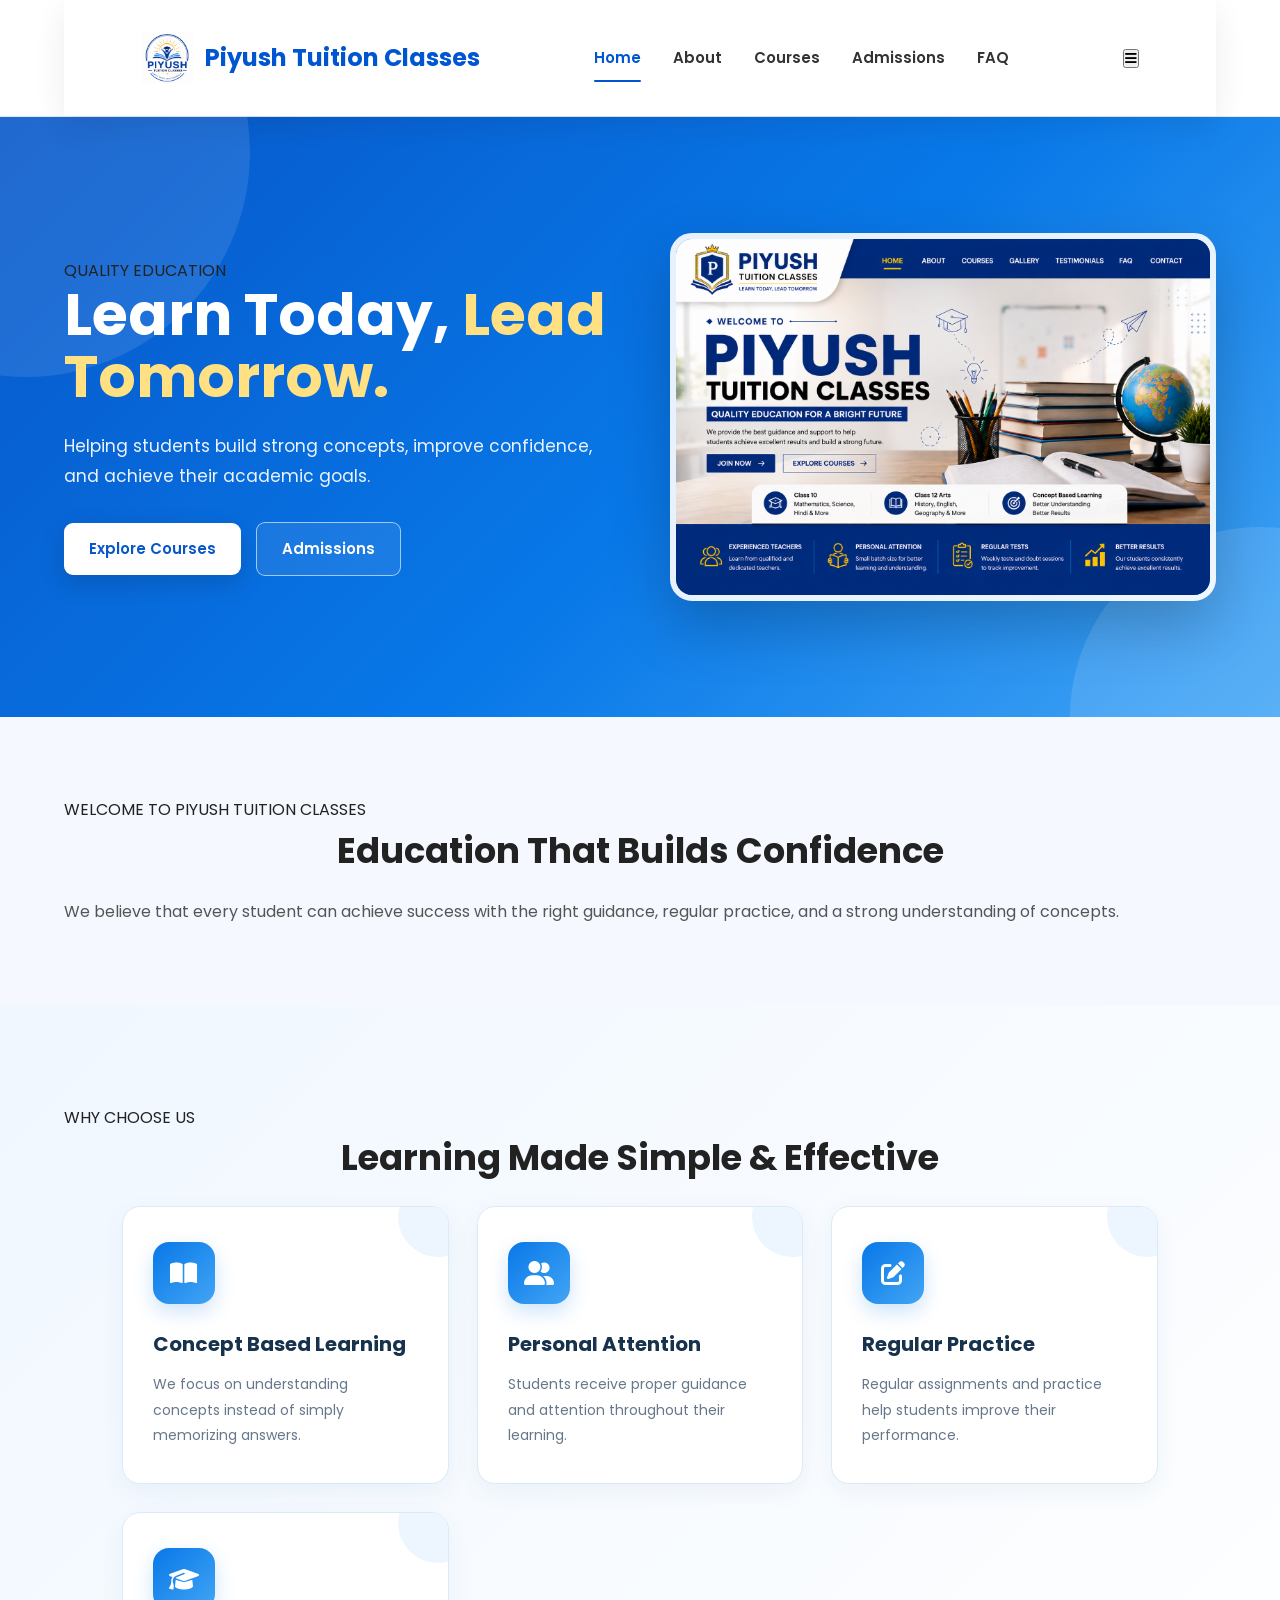
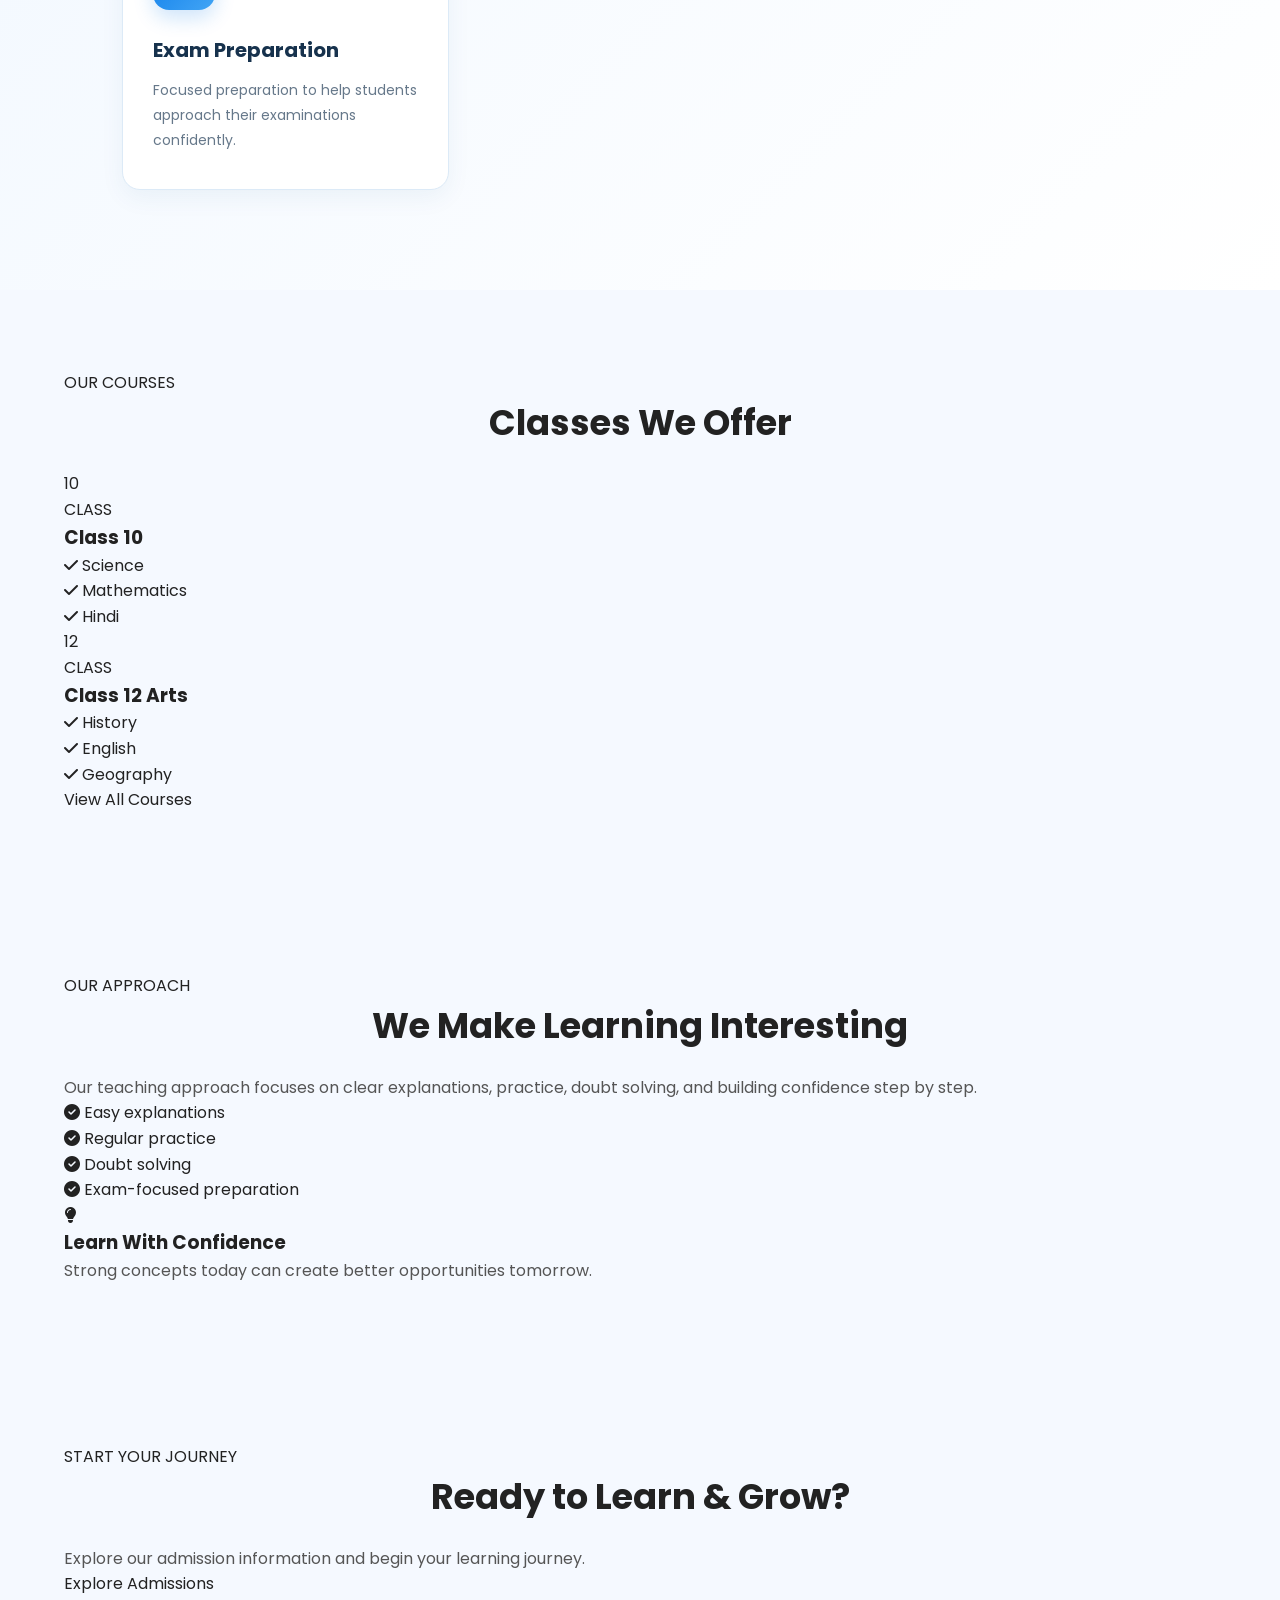
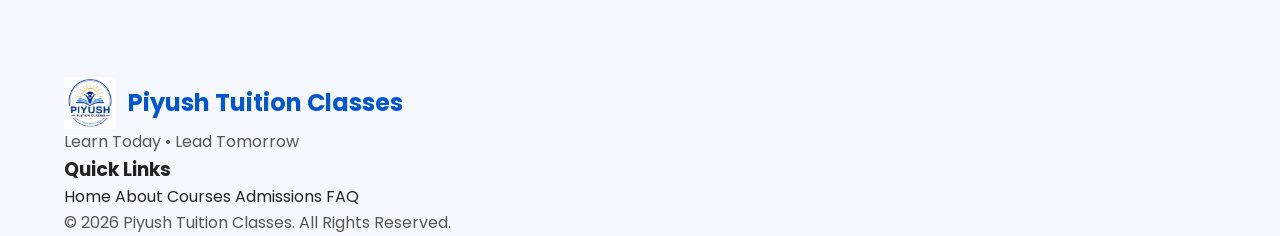
<file: index.html>
<!DOCTYPE html>
<html lang="en">

<head>
    <!-- Google tag (gtag.js) -->
<script async src="https://www.googletagmanager.com/gtag/js?id=G-G3S1ZX7H4F"></script>
<script>
  window.dataLayer = window.dataLayer || [];
  function gtag(){dataLayer.push(arguments);}
  gtag('js', new Date());

  gtag('config', 'G-G3S1ZX7H4F');
</script>
    
    <meta charset="UTF-8">

    <meta name="viewport" content="width=device-width, initial-scale=1.0">

    <title>Piyush Tuition Classes | Learn Today, Lead Tomorrow</title>

    <meta name="description"
        content="Piyush Tuition Classes provides quality coaching for Class 10 and Class 12 Arts students.">

    <!-- Google Font -->
    <link rel="preconnect" href="https://fonts.googleapis.com">
    <link rel="preconnect" href="https://fonts.gstatic.com" crossorigin>

    <link
        href="https://fonts.googleapis.com/css2?family=Poppins:wght@300;400;500;600;700;800&display=swap"
        rel="stylesheet">

    <!-- Font Awesome -->
    <link
        rel="stylesheet"
        href="https://cdnjs.cloudflare.com/ajax/libs/font-awesome/6.7.2/css/all.min.css">

    <!-- CSS -->
    <link rel="stylesheet" href="css/style.css">
    <link rel="stylesheet" href="css/home.css">
    <link rel="stylesheet" href="css/responsive.css">
</head>
<body>

    <!-- ================= NAVIGATION ================= -->

    <header class="header">

        <nav class="navbar">

            <a href="index.html" class="logo">
                <img src="./images/logo.png" alt="Piyush Tuition Classes Logo">
                <span>Piyush Tuition Classes</span>
            </a>

            <ul class="nav-links">

                <li>
                    <a href="index.html" class="active">Home</a>
                </li>

                <li>
                    <a href="about.html">About</a>
                </li>

                <li>
                    <a href="courses.html">Courses</a>
                </li>

                <li>
                    <a href="admissions.html">Admissions</a>
                </li>

                <li>
                    <a href="faq.html">FAQ</a>
                </li>

            </ul>

            <button class="menu-btn" aria-label="Open Menu">
                <i class="fa-solid fa-bars"></i>
            </button>

        </nav>

    </header>


    <!-- ================= HERO SECTION ================= -->

    <main>

        <section class="hero">

            <div class="hero-content">

                <div class="hero-text">

                    <span class="hero-small-title">
                        QUALITY EDUCATION
                    </span>

                    <h1>
                        Learn Today,
                        <span>Lead Tomorrow.</span>
                    </h1>

                    <p>
                        Helping students build strong concepts,
                        improve confidence, and achieve their academic goals.
                    </p>

                    <div class="hero-buttons">

                        <a href="courses.html" class="btn">
                            Explore Courses
                        </a>

                        <a href="admissions.html" class="btn btn-outline">
                            Admissions
                        </a>

                    </div>

                </div>

                <div class="hero-image">

                    <img
                        src="images/hero-banner.png"
                        alt="Piyush Tuition Classes">

                </div>

            </div>

        </section>


        <!-- ================= WELCOME SECTION ================= -->

        <section class="welcome">

            <div class="container">

                <span class="section-label">
                    WELCOME TO PIYUSH TUITION CLASSES
                </span>

                <h2>
                    Education That Builds
                    <span>Confidence</span>
                </h2>

                <p class="section-description">

                    We believe that every student can achieve success
                    with the right guidance, regular practice, and
                    a strong understanding of concepts.

                </p>

            </div>

        </section>


        <!-- ================= WHY CHOOSE US ================= -->

        <section class="why-us">

            <div class="container">

                <span class="section-label">
                    WHY CHOOSE US
                </span>

                <h2>
                    Learning Made
                    <span>Simple & Effective</span>
                </h2>

                <div class="feature-grid">

                    <div class="feature-card">

                        <div class="feature-icon">
                            <i class="fa-solid fa-book-open"></i>
                        </div>

                        <h3>Concept Based Learning</h3>

                        <p>
                            We focus on understanding concepts
                            instead of simply memorizing answers.
                        </p>

                    </div>


                    <div class="feature-card">

                        <div class="feature-icon">
                            <i class="fa-solid fa-user-group"></i>
                        </div>

                        <h3>Personal Attention</h3>

                        <p>
                            Students receive proper guidance
                            and attention throughout their learning.
                        </p>

                    </div>


                    <div class="feature-card">

                        <div class="feature-icon">
                            <i class="fa-solid fa-pen-to-square"></i>
                        </div>

                        <h3>Regular Practice</h3>

                        <p>
                            Regular assignments and practice
                            help students improve their performance.
                        </p>

                    </div>


                    <div class="feature-card">

                        <div class="feature-icon">
                            <i class="fa-solid fa-graduation-cap"></i>
                        </div>

                        <h3>Exam Preparation</h3>

                        <p>
                            Focused preparation to help students
                            approach their examinations confidently.
                        </p>

                    </div>

                </div>

            </div>

        </section>


        <!-- ================= COURSES PREVIEW ================= -->

        <section class="courses-preview">

            <div class="container">

                <span class="section-label">
                    OUR COURSES
                </span>

                <h2>
                    Classes We
                    <span>Offer</span>
                </h2>


                <div class="course-grid">


                    <!-- Class 10 -->

                    <div class="course-card">

                        <div class="course-number">
                            10
                        </div>

                        <div class="course-content">

                            <span>
                                CLASS
                            </span>

                            <h3>
                                Class 10
                            </h3>

                            <ul>

                                <li>
                                    <i class="fa-solid fa-check"></i>
                                    Science
                                </li>

                                <li>
                                    <i class="fa-solid fa-check"></i>
                                    Mathematics
                                </li>

                                <li>
                                    <i class="fa-solid fa-check"></i>
                                    Hindi
                                </li>

                            </ul>

                        </div>

                    </div>


                    <!-- Class 12 Arts -->

                    <div class="course-card">

                        <div class="course-number">
                            12
                        </div>

                        <div class="course-content">

                            <span>
                                CLASS
                            </span>

                            <h3>
                                Class 12 Arts
                            </h3>

                            <ul>

                                <li>
                                    <i class="fa-solid fa-check"></i>
                                    History
                                </li>

                                <li>
                                    <i class="fa-solid fa-check"></i>
                                    English
                                </li>

                                <li>
                                    <i class="fa-solid fa-check"></i>
                                    Geography
                                </li>

                            </ul>

                        </div>

                    </div>

                </div>


                <div class="center-button">

                    <a href="courses.html" class="btn">
                        View All Courses
                    </a>

                </div>

            </div>

        </section>


        <!-- ================= TEACHING APPROACH ================= -->

        <section class="teaching">

            <div class="container">

                <div class="teaching-content">

                    <div class="teaching-text">

                        <span class="section-label">
                            OUR APPROACH
                        </span>

                        <h2>
                            We Make Learning
                            <span>Interesting</span>
                        </h2>

                        <p>
                            Our teaching approach focuses on clear
                            explanations, practice, doubt solving,
                            and building confidence step by step.
                        </p>

                        <div class="teaching-points">

                            <div>
                                <i class="fa-solid fa-circle-check"></i>
                                Easy explanations
                            </div>

                            <div>
                                <i class="fa-solid fa-circle-check"></i>
                                Regular practice
                            </div>

                            <div>
                                <i class="fa-solid fa-circle-check"></i>
                                Doubt solving
                            </div>

                            <div>
                                <i class="fa-solid fa-circle-check"></i>
                                Exam-focused preparation
                            </div>

                        </div>

                    </div>

                    <div class="teaching-box">

                        <i class="fa-solid fa-lightbulb"></i>

                        <h3>
                            Learn With Confidence
                        </h3>

                        <p>
                            Strong concepts today can create
                            better opportunities tomorrow.
                        </p>

                    </div>

                </div>

            </div>

        </section>


        <!-- ================= ADMISSIONS CTA ================= -->

        <section class="admission-cta">

            <div class="container">

                <div class="cta-content">

                    <span>
                        START YOUR JOURNEY
                    </span>

                    <h2>
                        Ready to Learn & Grow?
                    </h2>

                    <p>
                        Explore our admission information
                        and begin your learning journey.
                    </p>

                    <a href="admissions.html" class="btn btn-light">
                        Explore Admissions
                    </a>

                </div>

            </div>

        </section>

    </main>


    <!-- ================= FOOTER ================= -->

    <footer class="footer">

        <div class="container">

            <div class="footer-top">

                <div class="footer-brand">

                    <a href="index.html" class="logo">

                        <img
                            src="images/logo.png"
                            alt="Piyush Tuition Classes Logo">

                        <span>
                            Piyush Tuition Classes
                        </span>

                    </a>

                    <p>
                        Learn Today • Lead Tomorrow
                    </p>

                </div>


                <div class="footer-navigation">

                    <h3>
                        Quick Links
                    </h3>

                    <a href="index.html">
                        Home
                    </a>

                    <a href="about.html">
                        About
                    </a>

                    <a href="courses.html">
                        Courses
                    </a>

                    <a href="admissions.html">
                        Admissions
                    </a>

                    <a href="faq.html">
                        FAQ
                    </a>

                </div>

            </div>


            <div class="footer-bottom">

                <p>
                    © 2026 Piyush Tuition Classes. All Rights Reserved.
                </p>

            </div>

        </div>

    </footer>


    <!-- JavaScript -->

    <script src="js/script.js"></script>

</body>

</html>
</file>
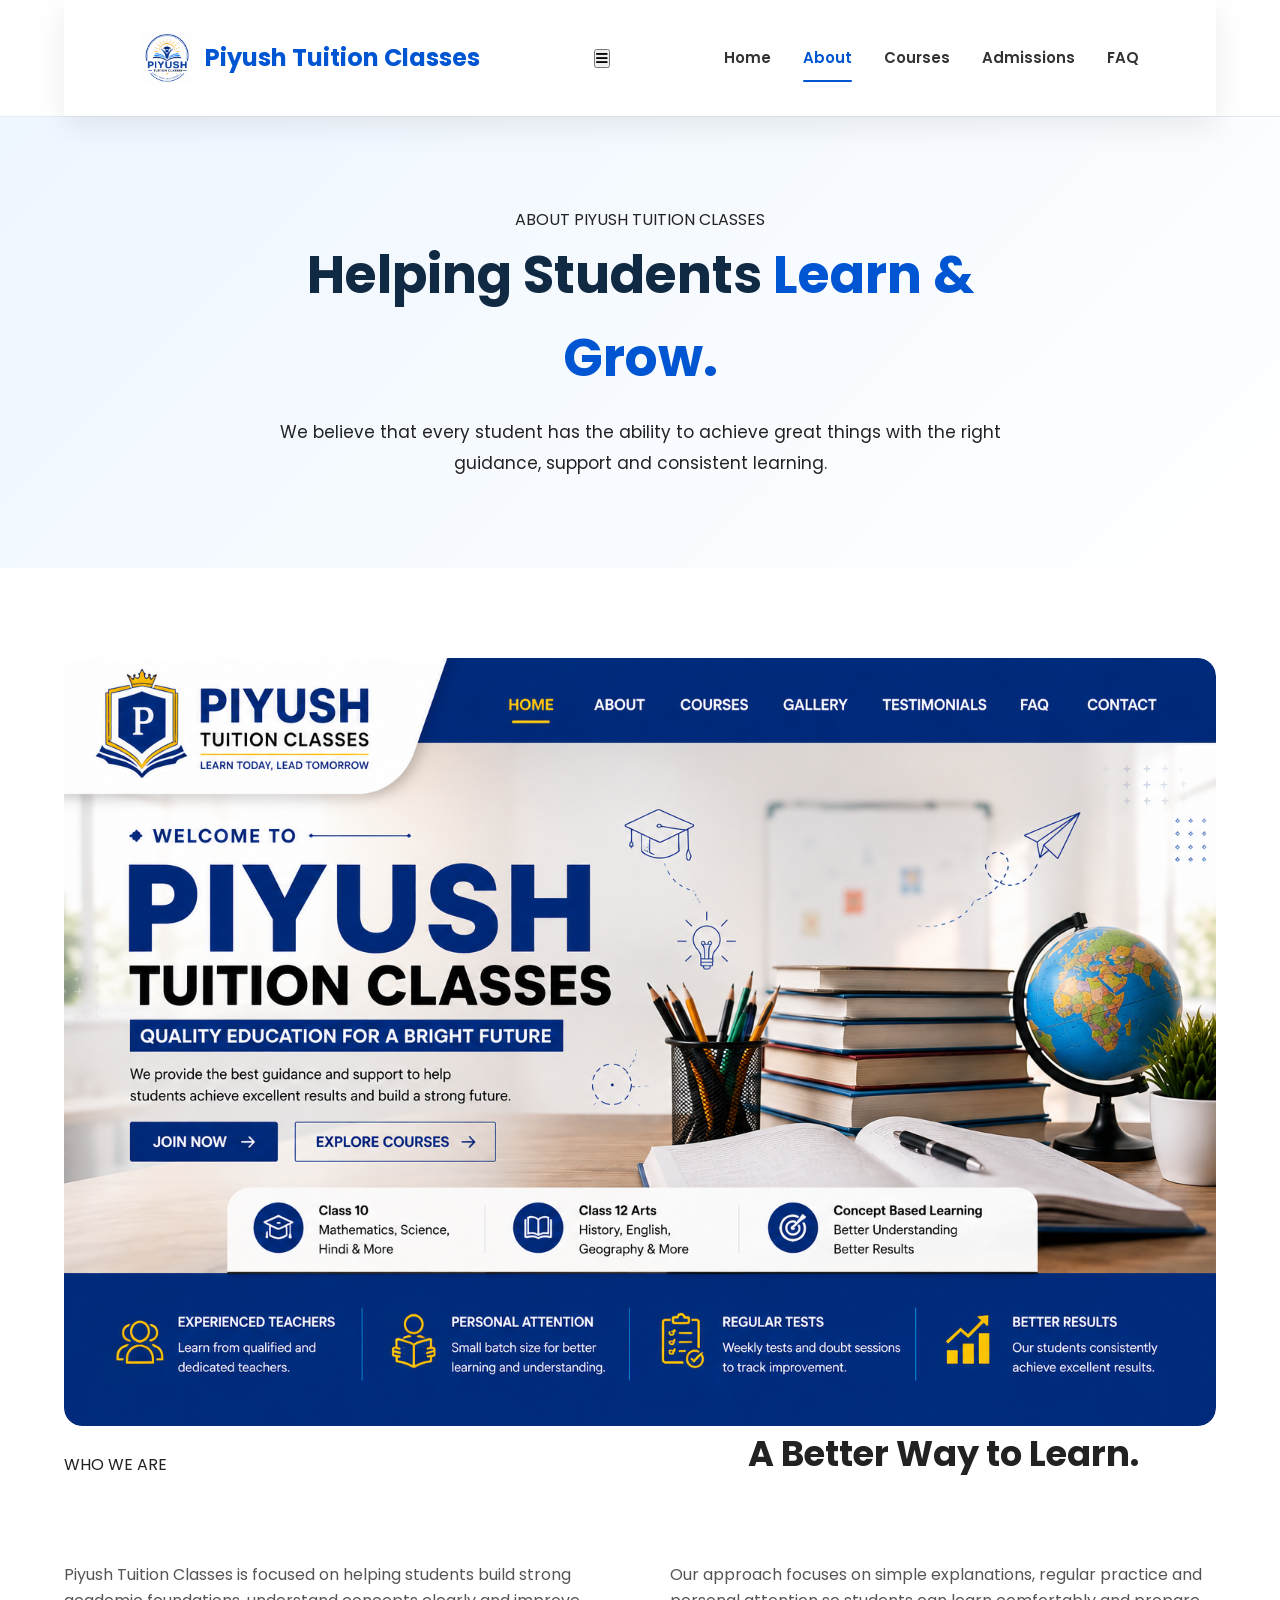
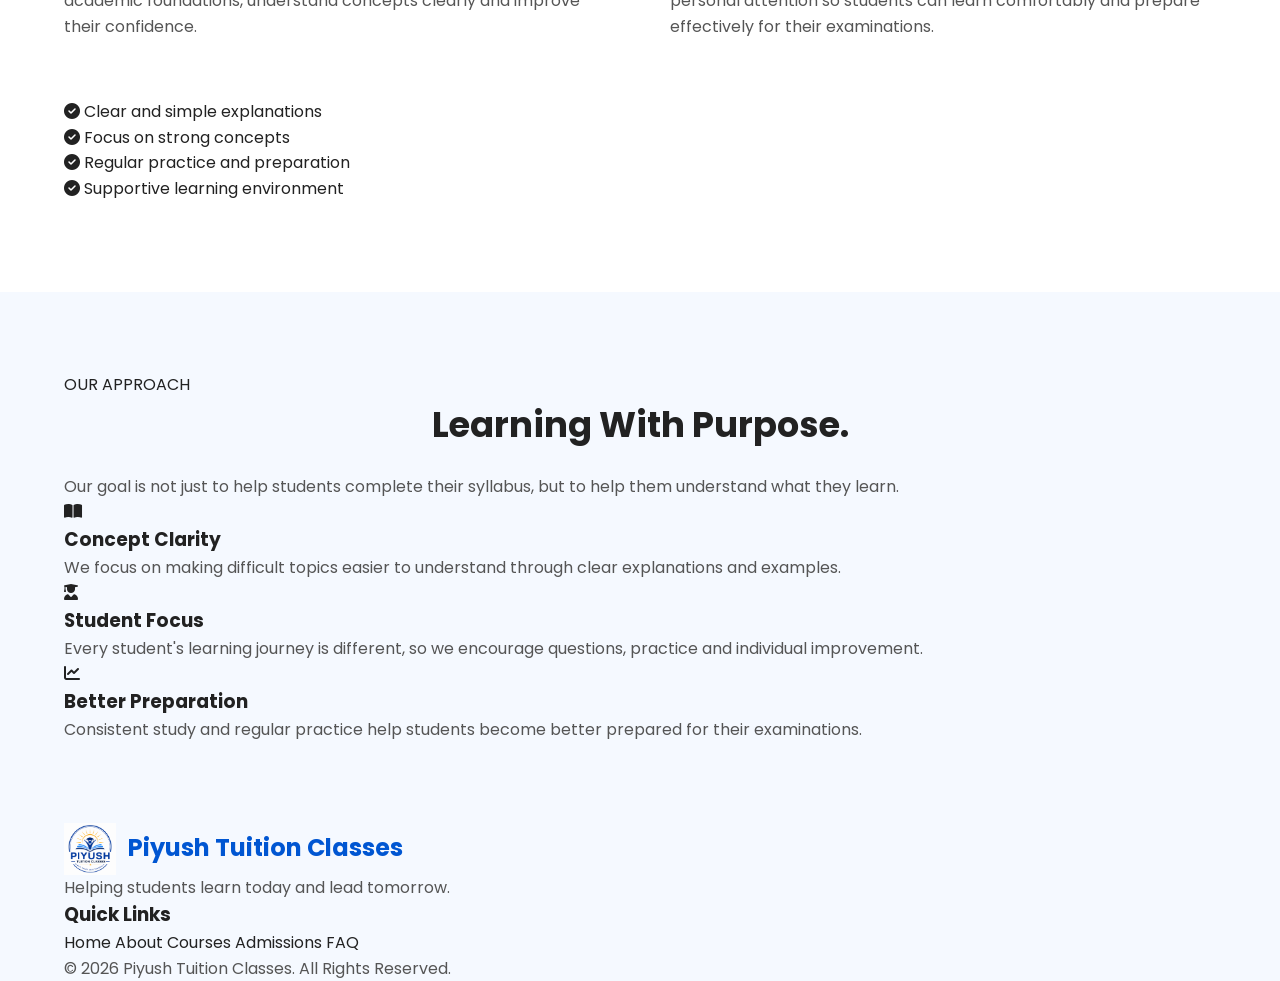
<file: about.html>
<!DOCTYPE html>
<html lang="en">

<head>

    <meta charset="UTF-8">

    <meta name="viewport"
          content="width=device-width, initial-scale=1.0">

    <title>About Us | Piyush Tuition Classes</title>

    <!-- Main CSS -->
    <link rel="stylesheet" href="css/style.css">

    <!-- Home/Common CSS -->
    <link rel="stylesheet" href="css/home.css">
    <!-- About Page CSS -->
    <link rel="stylesheet" href="css/about.css">
    <!-- Responsive CSS -->
    <link rel="stylesheet" href="css/responsive.css">

    <!-- Font Awesome -->
    <link rel="stylesheet"
          href="https://cdnjs.cloudflare.com/ajax/libs/font-awesome/6.5.2/css/all.min.css">

</head>

<body>


<!-- =========================================
     HEADER
========================================= -->

<header class="header">

    <nav class="navbar">

        <a href="index.html" class="logo">

            <img src="images/logo.png"
                 alt="Piyush Tuition Classes Logo">

            <span>Piyush Tuition Classes</span>

        </a>


        <button class="menu-btn" aria-label="Open Menu">

            <i class="fa-solid fa-bars"></i>

        </button>


        <div class="nav-links">

            <a href="index.html">Home</a>

            <a href="about.html" class="active">About</a>

            <a href="courses.html">Courses</a>

            <a href="admissions.html">Admissions</a>

            <a href="faq.html">FAQ</a>

        </div>

    </nav>

</header>



<!-- =========================================
     ABOUT HERO
========================================= -->

<section class="about-hero">

    <div class="container">

        <div class="about-hero-content">

            <span class="section-label">
                ABOUT PIYUSH TUITION CLASSES
            </span>

            <h1>
                Helping Students
                <span>Learn & Grow.</span>
            </h1>

            <p>
                We believe that every student has the ability
                to achieve great things with the right guidance,
                support and consistent learning.
            </p>

        </div>

    </div>

</section>



<!-- =========================================
     ABOUT US
========================================= -->

<section class="about-section">

    <div class="container">

        <div class="about-grid">


            <div class="about-image">

                <img src="images/hero-banner.png"
                     alt="Piyush Tuition Classes">

            </div>


            <div class="about-content">

                <span class="section-label">
                    WHO WE ARE
                </span>

                <h2>
                    A Better Way to
                    <span>Learn.</span>
                </h2>

                <p>
                    Piyush Tuition Classes is focused on helping
                    students build strong academic foundations,
                    understand concepts clearly and improve their
                    confidence.
                </p>

                <p>
                    Our approach focuses on simple explanations,
                    regular practice and personal attention so
                    students can learn comfortably and prepare
                    effectively for their examinations.
                </p>


                <div class="about-points">

                    <div class="about-point">

                        <i class="fa-solid fa-circle-check"></i>

                        <span>
                            Clear and simple explanations
                        </span>

                    </div>


                    <div class="about-point">

                        <i class="fa-solid fa-circle-check"></i>

                        <span>
                            Focus on strong concepts
                        </span>

                    </div>


                    <div class="about-point">

                        <i class="fa-solid fa-circle-check"></i>

                        <span>
                            Regular practice and preparation
                        </span>

                    </div>


                    <div class="about-point">

                        <i class="fa-solid fa-circle-check"></i>

                        <span>
                            Supportive learning environment
                        </span>

                    </div>

                </div>

            </div>

        </div>

    </div>

</section>



<!-- =========================================
     OUR APPROACH
========================================= -->

<section class="approach-section">

    <div class="container">

        <div class="section-heading">

            <span class="section-label">
                OUR APPROACH
            </span>

            <h2>
                Learning With
                <span>Purpose.</span>
            </h2>

            <p>
                Our goal is not just to help students complete
                their syllabus, but to help them understand what
                they learn.
            </p>

        </div>


        <div class="approach-grid">


            <div class="approach-card">

                <div class="approach-icon">

                    <i class="fa-solid fa-book-open"></i>

                </div>

                <h3>
                    Concept Clarity
                </h3>

                <p>
                    We focus on making difficult topics easier
                    to understand through clear explanations
                    and examples.
                </p>

            </div>


            <div class="approach-card">

                <div class="approach-icon">

                    <i class="fa-solid fa-user-graduate"></i>

                </div>

                <h3>
                    Student Focus
                </h3>

                <p>
                    Every student's learning journey is
                    different, so we encourage questions,
                    practice and individual improvement.
                </p>

            </div>


            <div class="approach-card">

                <div class="approach-icon">

                    <i class="fa-solid fa-chart-line"></i>

                </div>

                <h3>
                    Better Preparation
                </h3>

                <p>
                    Consistent study and regular practice help
                    students become better prepared for their
                    examinations.
                </p>

            </div>

        </div>

    </div>

</section>



<!-- =========================================
     FOOTER
========================================= -->

<footer class="footer">

    <div class="container">

        <div class="footer-top">


            <div class="footer-brand">

                <a href="index.html" class="logo">

                    <img src="images/logo.png"
                         alt="Piyush Tuition Classes Logo">

                    <span>Piyush Tuition Classes</span>

                </a>

                <p>
                    Helping students learn today
                    and lead tomorrow.
                </p>

            </div>


            <div class="footer-navigation">

                <h3>Quick Links</h3>

                <a href="index.html">Home</a>

                <a href="about.html">About</a>

                <a href="courses.html">Courses</a>

                <a href="admissions.html">Admissions</a>

                <a href="faq.html">FAQ</a>

            </div>

        </div>


        <div class="footer-bottom">

            <p>
                © 2026 Piyush Tuition Classes.
                All Rights Reserved.
            </p>

        </div>

    </div>

</footer>



<!-- JavaScript -->

<script src="js/script.js"></script>

</body>

</html>
</file>
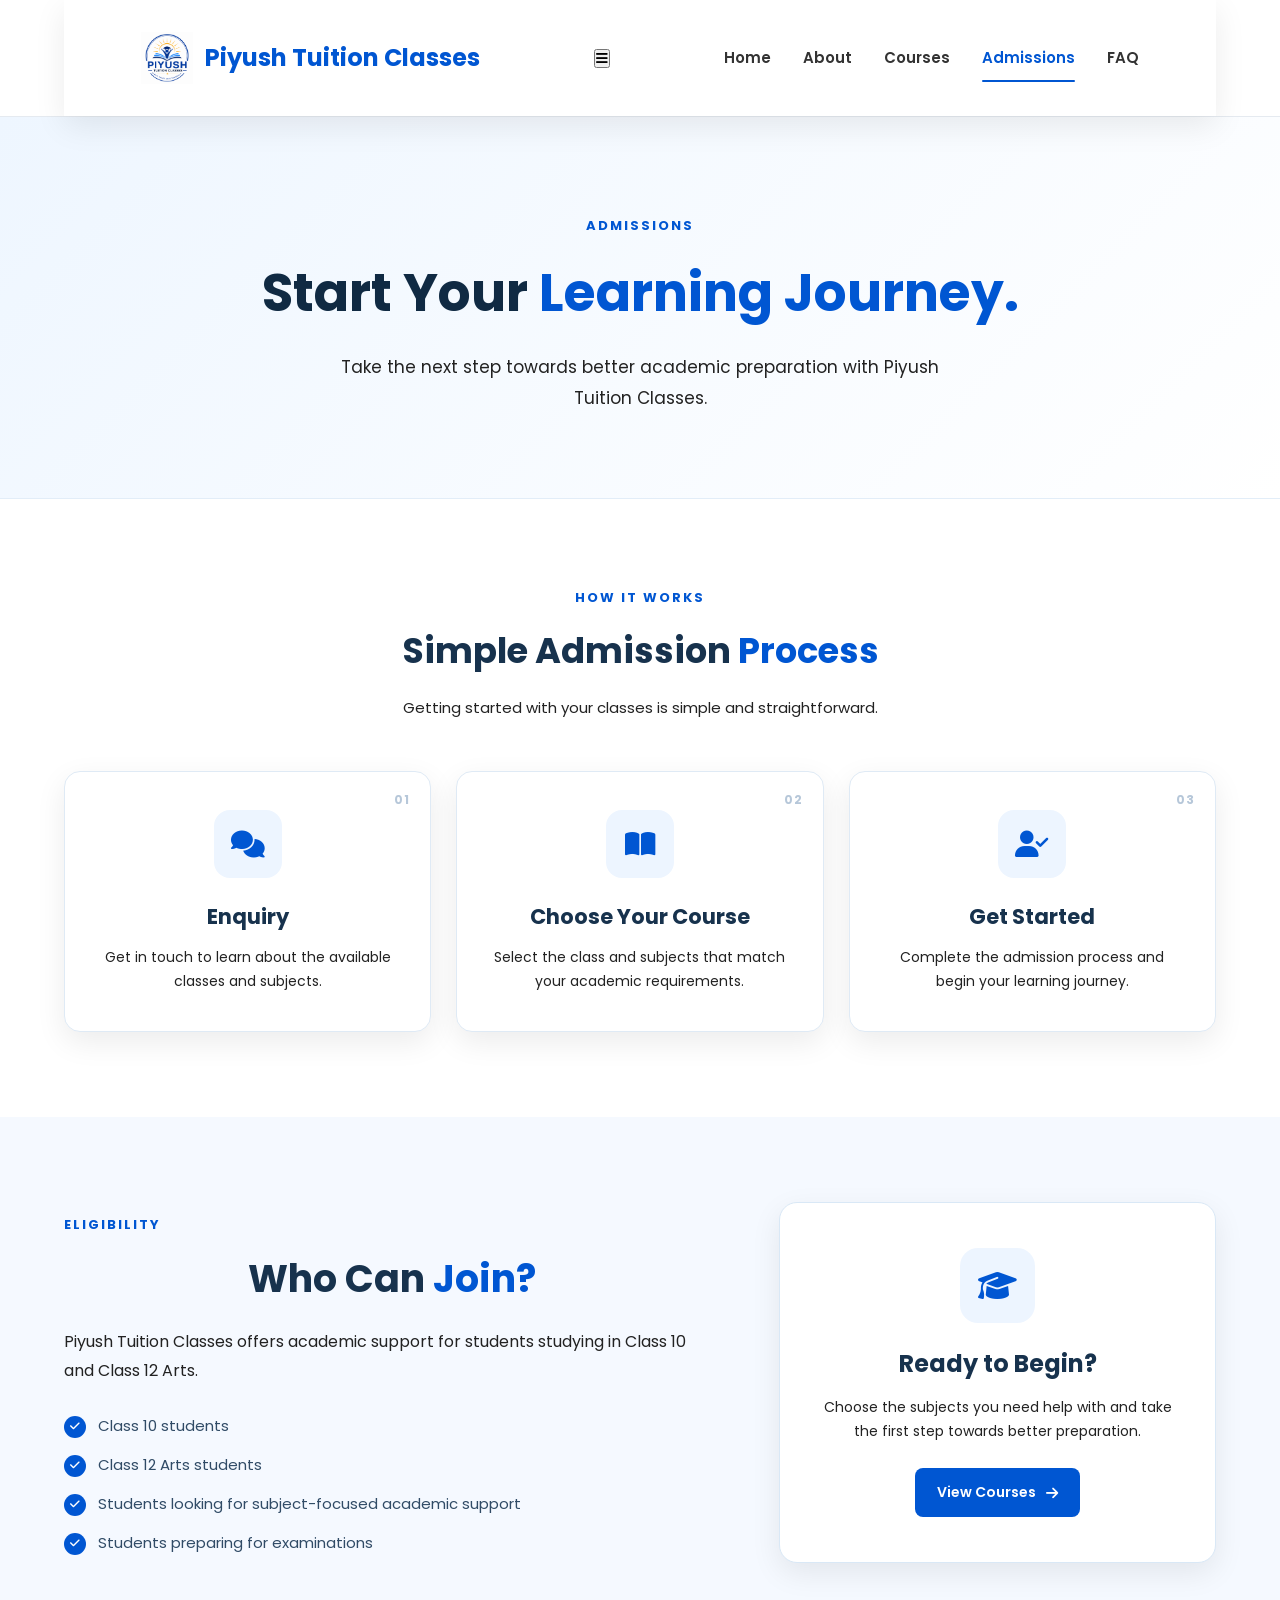
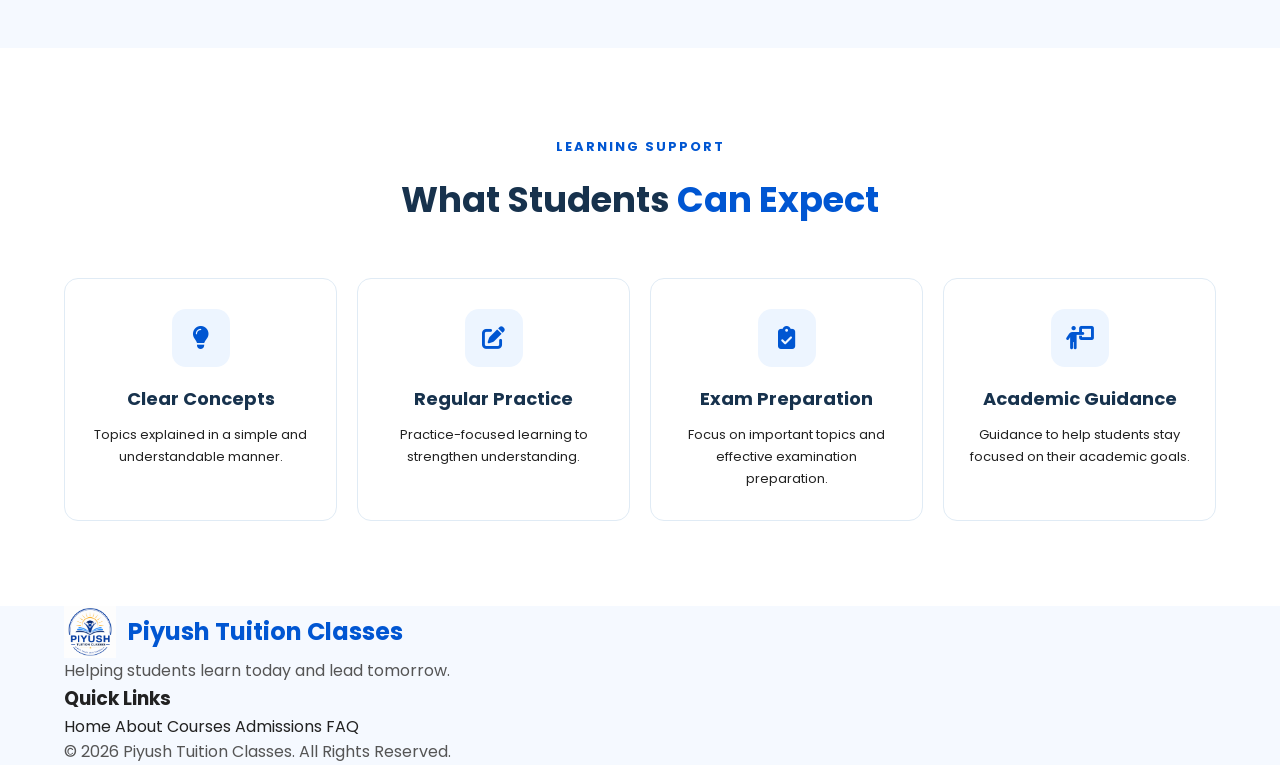
<file: admissions.html>
<!DOCTYPE html>
<html lang="en">

<head>

    <meta charset="UTF-8">

    <meta name="viewport" content="width=device-width, initial-scale=1.0">

    <title>Admissions | Piyush Tuition Classes</title>

    <!-- Main CSS -->
<link rel="stylesheet" href="css/style.css">

<!-- Home/Common CSS -->
<link rel="stylesheet" href="css/home.css">

<!-- About Page CSS -->
<link rel="stylesheet" href="css/about.css">

<!-- Admissions Page CSS -->
<link rel="stylesheet" href="css/admissions.css">

<!-- Responsive CSS -->
<link rel="stylesheet" href="css/responsive.css">
    <link rel="stylesheet"
          href="https://cdnjs.cloudflare.com/ajax/libs/font-awesome/6.5.2/css/all.min.css">

</head>
<body>


<!-- =========================
     HEADER
========================= -->

<header class="header">

    <nav class="navbar">

        <a href="index.html" class="logo">

            <img src="images/logo.png"
                 alt="Piyush Tuition Classes Logo">

            <span>Piyush Tuition Classes</span>

        </a>


        <button class="menu-btn" aria-label="Open Menu">

            <i class="fa-solid fa-bars"></i>

        </button>


        <div class="nav-links">

            <a href="index.html">Home</a>

            <a href="about.html">About</a>

            <a href="courses.html">Courses</a>

            <a href="admissions.html" class="active">Admissions</a>

            <a href="faq.html">FAQ</a>

        </div>

    </nav>

</header>



<!-- =========================
     ADMISSION INTRO
========================= -->

<section class="admission-intro">

    <div class="container">

        <div class="admission-intro-content">

            <span class="admission-label">
                ADMISSIONS
            </span>

            <h1>
                Start Your
                <span>Learning Journey.</span>
            </h1>

            <p>
                Take the next step towards better academic
                preparation with Piyush Tuition Classes.
            </p>

        </div>

    </div>

</section>



<!-- =========================
     ADMISSION PROCESS
========================= -->

<section class="admission-process">

    <div class="container">

        <div class="section-heading">

            <span class="admission-label">
                HOW IT WORKS
            </span>

            <h2>
                Simple Admission
                <span>Process</span>
            </h2>

            <p>
                Getting started with your classes is simple
                and straightforward.
            </p>

        </div>


        <div class="process-grid">


            <div class="process-card">

                <div class="process-number">
                    01
                </div>

                <div class="process-icon">
                    <i class="fa-solid fa-comments"></i>
                </div>

                <h3>
                    Enquiry
                </h3>

                <p>
                    Get in touch to learn about the available
                    classes and subjects.
                </p>

            </div>


            <div class="process-card">

                <div class="process-number">
                    02
                </div>

                <div class="process-icon">
                    <i class="fa-solid fa-book-open"></i>
                </div>

                <h3>
                    Choose Your Course
                </h3>

                <p>
                    Select the class and subjects that match
                    your academic requirements.
                </p>

            </div>


            <div class="process-card">

                <div class="process-number">
                    03
                </div>

                <div class="process-icon">
                    <i class="fa-solid fa-user-check"></i>
                </div>

                <h3>
                    Get Started
                </h3>

                <p>
                    Complete the admission process and begin
                    your learning journey.
                </p>

            </div>

        </div>

    </div>

</section>



<!-- =========================
     WHO CAN JOIN
========================= -->

<section class="eligibility-section">

    <div class="container">

        <div class="eligibility-grid">


            <div class="eligibility-content">

                <span class="admission-label">
                    ELIGIBILITY
                </span>

                <h2>
                    Who Can
                    <span>Join?</span>
                </h2>

                <p>
                    Piyush Tuition Classes offers academic
                    support for students studying in Class 10
                    and Class 12 Arts.
                </p>

                <div class="eligibility-list">

                    <div class="eligibility-item">

                        <i class="fa-solid fa-check"></i>

                        <span>
                            Class 10 students
                        </span>

                    </div>


                    <div class="eligibility-item">

                        <i class="fa-solid fa-check"></i>

                        <span>
                            Class 12 Arts students
                        </span>

                    </div>


                    <div class="eligibility-item">

                        <i class="fa-solid fa-check"></i>

                        <span>
                            Students looking for subject-focused
                            academic support
                        </span>

                    </div>


                    <div class="eligibility-item">

                        <i class="fa-solid fa-check"></i>

                        <span>
                            Students preparing for examinations
                        </span>

                    </div>

                </div>

            </div>


            <div class="eligibility-box">

                <div class="eligibility-box-icon">

                    <i class="fa-solid fa-graduation-cap"></i>

                </div>

                <h3>
                    Ready to Begin?
                </h3>

                <p>
                    Choose the subjects you need help with and
                    take the first step towards better preparation.
                </p>

                <a href="courses.html" class="admission-button">
                    View Courses
                    <i class="fa-solid fa-arrow-right"></i>
                </a>

            </div>

        </div>

    </div>

</section>



<!-- =========================
     WHAT STUDENTS GET
========================= -->

<section class="admission-benefits">

    <div class="container">

        <div class="section-heading">

            <span class="admission-label">
                LEARNING SUPPORT
            </span>

            <h2>
                What Students
                <span>Can Expect</span>
            </h2>

        </div>


        <div class="benefits-grid">


            <div class="benefit-item">

                <i class="fa-solid fa-lightbulb"></i>

                <h3>
                    Clear Concepts
                </h3>

                <p>
                    Topics explained in a simple and
                    understandable manner.
                </p>

            </div>


            <div class="benefit-item">

                <i class="fa-solid fa-pen-to-square"></i>

                <h3>
                    Regular Practice
                </h3>

                <p>
                    Practice-focused learning to strengthen
                    understanding.
                </p>

            </div>


            <div class="benefit-item">

                <i class="fa-solid fa-clipboard-check"></i>

                <h3>
                    Exam Preparation
                </h3>

                <p>
                    Focus on important topics and effective
                    examination preparation.
                </p>

            </div>


            <div class="benefit-item">

                <i class="fa-solid fa-person-chalkboard"></i>

                <h3>
                    Academic Guidance
                </h3>

                <p>
                    Guidance to help students stay focused
                    on their academic goals.
                </p>

            </div>

        </div>

    </div>

</section>



<!-- =========================
     FOOTER
========================= -->

<footer class="footer">

    <div class="container">

        <div class="footer-top">

            <div class="footer-brand">

                <a href="index.html" class="logo">

                    <img src="images/logo.png"
                         alt="Piyush Tuition Classes Logo">

                    <span>Piyush Tuition Classes</span>

                </a>

                <p>
                    Helping students learn today
                    and lead tomorrow.
                </p>

            </div>


            <div class="footer-navigation">

                <h3>
                    Quick Links
                </h3>

                <a href="index.html">Home</a>

                <a href="about.html">About</a>

                <a href="courses.html">Courses</a>

                <a href="admissions.html">Admissions</a>

                <a href="faq.html">FAQ</a>

            </div>

        </div>


        <div class="footer-bottom">

            <p>
                © 2026 Piyush Tuition Classes.
                All Rights Reserved.
            </p>

        </div>

    </div>

</footer>


<script src="js/script.js"></script>

</body>

</html>
</file>
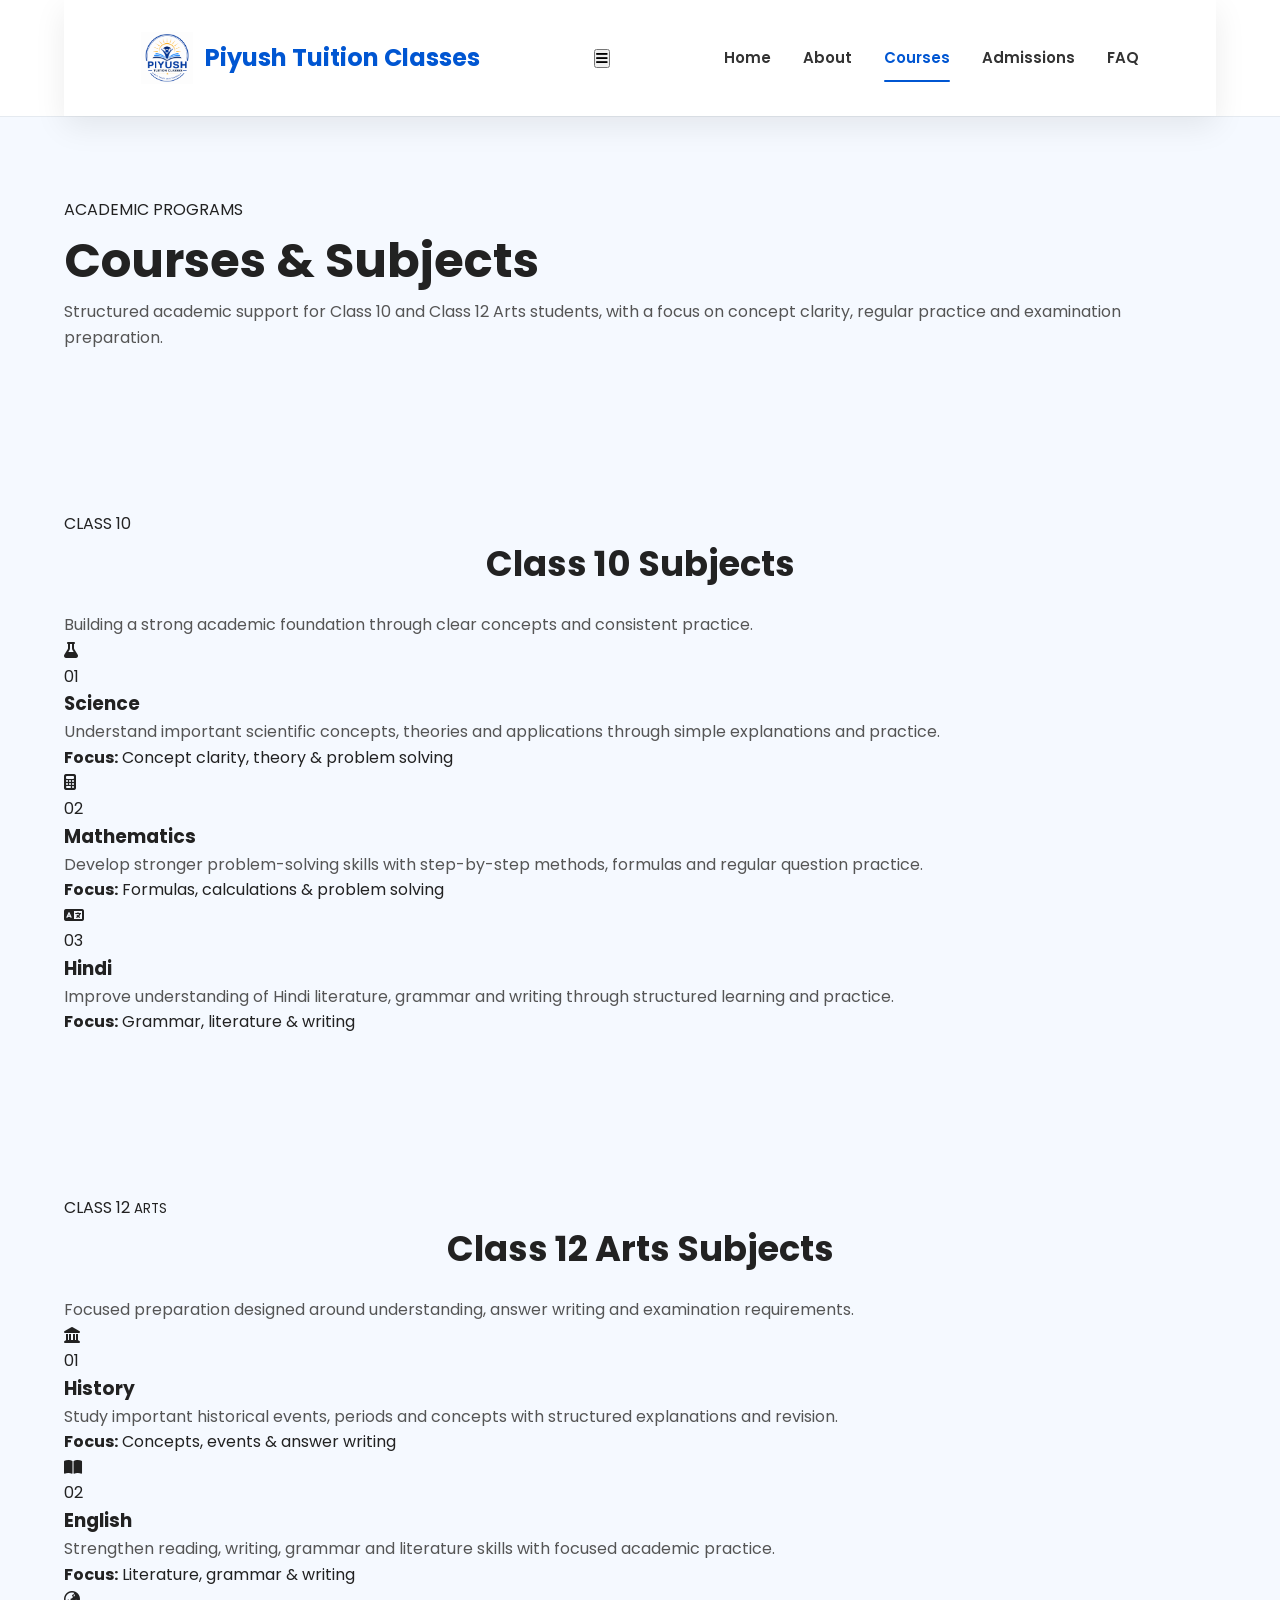
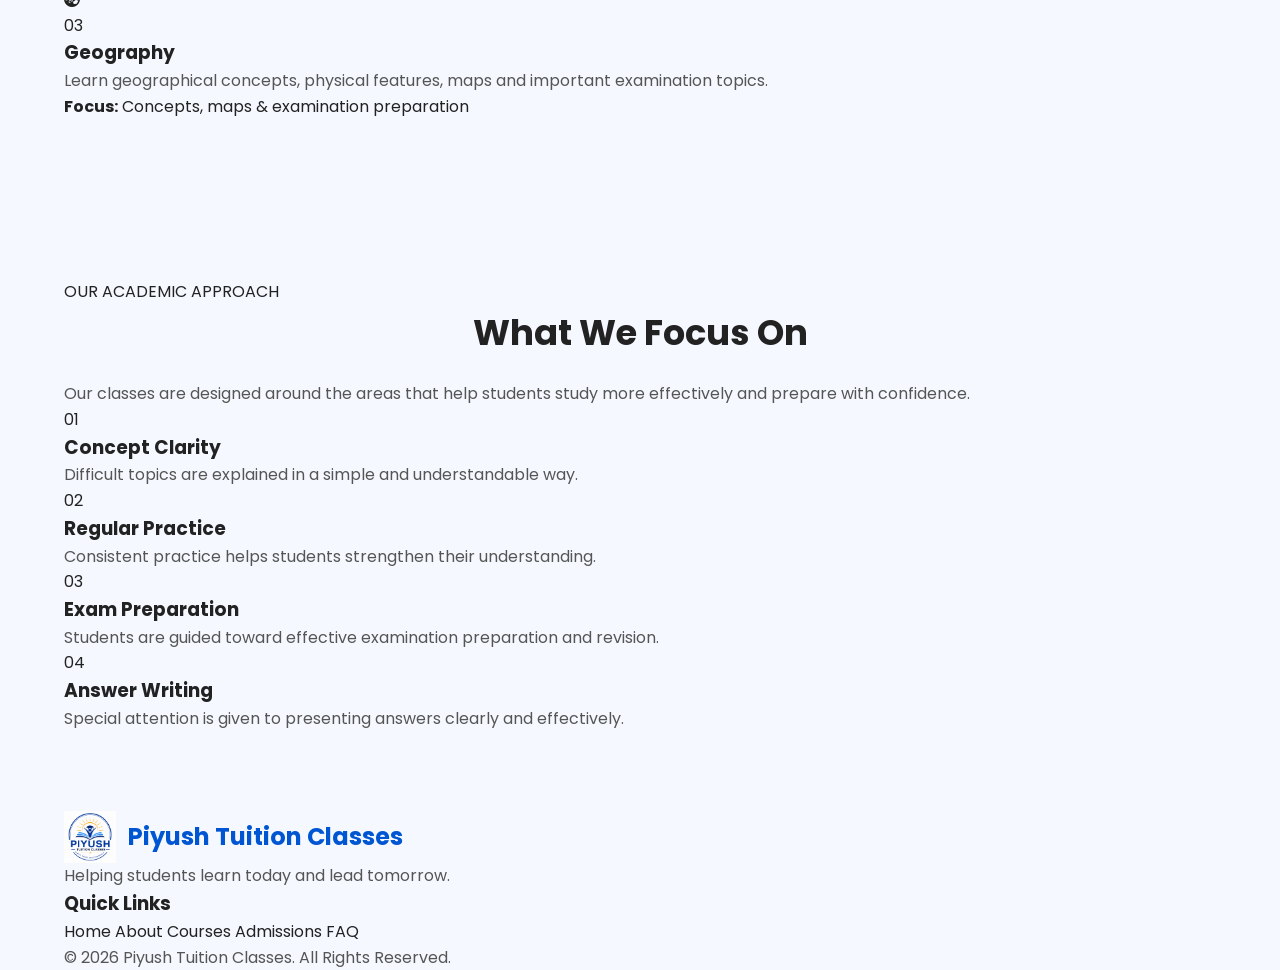
<file: courses.html>
<!DOCTYPE html>
<html lang="en">

<head>

    <meta charset="UTF-8">

    <meta name="viewport" content="width=device-width, initial-scale=1.0">

    <title>Courses & Subjects | Piyush Tuition Classes</title>

    <!-- Main CSS -->
    <link rel="stylesheet" href="css/style.css">

    <!-- Courses CSS -->
    <link rel="stylesheet" href="css/courses.css">

    <!-- Responsive CSS -->
    <link rel="stylesheet" href="css/responsive.css">

    <!-- Font Awesome -->
    <link rel="stylesheet"
          href="https://cdnjs.cloudflare.com/ajax/libs/font-awesome/6.5.2/css/all.min.css">

</head>

<body>


<!-- =========================================
     HEADER
========================================= -->

<header class="header">

    <nav class="navbar">

        <a href="index.html" class="logo">

            <img src="images/logo.png"
                 alt="Piyush Tuition Classes Logo">

            <span>Piyush Tuition Classes</span>

        </a>


        <button class="menu-btn" aria-label="Open Menu">

            <i class="fa-solid fa-bars"></i>

        </button>


        <div class="nav-links">

            <a href="index.html">Home</a>

            <a href="about.html">About</a>

            <a href="courses.html" class="active">Courses</a>

            <a href="admissions.html">Admissions</a>

            <a href="faq.html">FAQ</a>

        </div>

    </nav>

</header>



<!-- =========================================
     PAGE INTRO
========================================= -->

<section class="courses-intro">

    <div class="container">

        <div class="courses-intro-content">

            <span class="course-label">
                ACADEMIC PROGRAMS
            </span>

            <h1>
                Courses & <span>Subjects</span>
            </h1>

            <p>
                Structured academic support for Class 10 and
                Class 12 Arts students, with a focus on concept
                clarity, regular practice and examination
                preparation.
            </p>

        </div>

    </div>

</section>



<!-- =========================================
     CLASS 10
========================================= -->

<section class="academic-section class-ten">

    <div class="container">

        <div class="academic-heading">

            <div class="class-badge">
                CLASS 10
            </div>

            <div>

                <h2>
                    Class 10 Subjects
                </h2>

                <p>
                    Building a strong academic foundation through
                    clear concepts and consistent practice.
                </p>

            </div>

        </div>


        <div class="professional-subject-grid">


            <!-- SCIENCE -->

            <div class="professional-subject-card">

                <div class="subject-top">

                    <div class="professional-icon">
                        <i class="fa-solid fa-flask"></i>
                    </div>

                    <span>01</span>

                </div>

                <h3>
                    Science
                </h3>

                <p>
                    Understand important scientific concepts,
                    theories and applications through simple
                    explanations and practice.
                </p>

                <div class="subject-focus">

                    <strong>Focus:</strong>

                    Concept clarity, theory & problem solving

                </div>

            </div>



            <!-- MATHEMATICS -->

            <div class="professional-subject-card">

                <div class="subject-top">

                    <div class="professional-icon">
                        <i class="fa-solid fa-calculator"></i>
                    </div>

                    <span>02</span>

                </div>

                <h3>
                    Mathematics
                </h3>

                <p>
                    Develop stronger problem-solving skills with
                    step-by-step methods, formulas and regular
                    question practice.
                </p>

                <div class="subject-focus">

                    <strong>Focus:</strong>

                    Formulas, calculations & problem solving

                </div>

            </div>



            <!-- HINDI -->

            <div class="professional-subject-card">

                <div class="subject-top">

                    <div class="professional-icon">
                        <i class="fa-solid fa-language"></i>
                    </div>

                    <span>03</span>

                </div>

                <h3>
                    Hindi
                </h3>

                <p>
                    Improve understanding of Hindi literature,
                    grammar and writing through structured
                    learning and practice.
                </p>

                <div class="subject-focus">

                    <strong>Focus:</strong>

                    Grammar, literature & writing

                </div>

            </div>

        </div>

    </div>

</section>



<!-- =========================================
     CLASS 12 ARTS
========================================= -->

<section class="academic-section arts-program">

    <div class="container">

        <div class="academic-heading">

            <div class="class-badge">
                CLASS 12
                <small>ARTS</small>
            </div>

            <div>

                <h2>
                    Class 12 Arts Subjects
                </h2>

                <p>
                    Focused preparation designed around
                    understanding, answer writing and examination
                    requirements.
                </p>

            </div>

        </div>


        <div class="professional-subject-grid">


            <!-- HISTORY -->

            <div class="professional-subject-card">

                <div class="subject-top">

                    <div class="professional-icon">
                        <i class="fa-solid fa-landmark"></i>
                    </div>

                    <span>01</span>

                </div>

                <h3>
                    History
                </h3>

                <p>
                    Study important historical events, periods
                    and concepts with structured explanations
                    and revision.
                </p>

                <div class="subject-focus">

                    <strong>Focus:</strong>

                    Concepts, events & answer writing

                </div>

            </div>



            <!-- ENGLISH -->

            <div class="professional-subject-card">

                <div class="subject-top">

                    <div class="professional-icon">
                        <i class="fa-solid fa-book-open"></i>
                    </div>

                    <span>02</span>

                </div>

                <h3>
                    English
                </h3>

                <p>
                    Strengthen reading, writing, grammar and
                    literature skills with focused academic
                    practice.
                </p>

                <div class="subject-focus">

                    <strong>Focus:</strong>

                    Literature, grammar & writing

                </div>

            </div>



            <!-- GEOGRAPHY -->

            <div class="professional-subject-card">

                <div class="subject-top">

                    <div class="professional-icon">
                        <i class="fa-solid fa-earth-asia"></i>
                    </div>

                    <span>03</span>

                </div>

                <h3>
                    Geography
                </h3>

                <p>
                    Learn geographical concepts, physical
                    features, maps and important examination
                    topics.
                </p>

                <div class="subject-focus">

                    <strong>Focus:</strong>

                    Concepts, maps & examination preparation

                </div>

            </div>

        </div>

    </div>

</section>



<!-- =========================================
     LEARNING FOCUS
========================================= -->

<section class="learning-focus">

    <div class="container">

        <div class="learning-focus-header">

            <span class="course-label">
                OUR ACADEMIC APPROACH
            </span>

            <h2>
                What We <span>Focus On</span>
            </h2>

            <p>
                Our classes are designed around the areas that
                help students study more effectively and prepare
                with confidence.
            </p>

        </div>


        <div class="focus-grid">


            <div class="focus-item">

                <div class="focus-number">
                    01
                </div>

                <div>

                    <h3>
                        Concept Clarity
                    </h3>

                    <p>
                        Difficult topics are explained in a
                        simple and understandable way.
                    </p>

                </div>

            </div>



            <div class="focus-item">

                <div class="focus-number">
                    02
                </div>

                <div>

                    <h3>
                        Regular Practice
                    </h3>

                    <p>
                        Consistent practice helps students
                        strengthen their understanding.
                    </p>

                </div>

            </div>



            <div class="focus-item">

                <div class="focus-number">
                    03
                </div>

                <div>

                    <h3>
                        Exam Preparation
                    </h3>

                    <p>
                        Students are guided toward effective
                        examination preparation and revision.
                    </p>

                </div>

            </div>



            <div class="focus-item">

                <div class="focus-number">
                    04
                </div>

                <div>

                    <h3>
                        Answer Writing
                    </h3>

                    <p>
                        Special attention is given to presenting
                        answers clearly and effectively.
                    </p>

                </div>

            </div>

        </div>

    </div>

</section>



<!-- =========================================
     FOOTER
========================================= -->

<footer class="footer">

    <div class="container">

        <div class="footer-top">

            <div class="footer-brand">

                <a href="index.html" class="logo">

                    <img src="images/logo.png"
                         alt="Piyush Tuition Classes Logo">

                    <span>Piyush Tuition Classes</span>

                </a>

                <p>
                    Helping students learn today
                    and lead tomorrow.
                </p>

            </div>


            <div class="footer-navigation">

                <h3>
                    Quick Links
                </h3>

                <a href="index.html">Home</a>

                <a href="about.html">About</a>

                <a href="courses.html">Courses</a>

                <a href="admissions.html">Admissions</a>

                <a href="faq.html">FAQ</a>

            </div>

        </div>


        <div class="footer-bottom">

            <p>
                © 2026 Piyush Tuition Classes.
                All Rights Reserved.
            </p>

        </div>

    </div>

</footer>


<!-- JavaScript -->

<script src="js/script.js"></script>

</body>

</html>
</file>
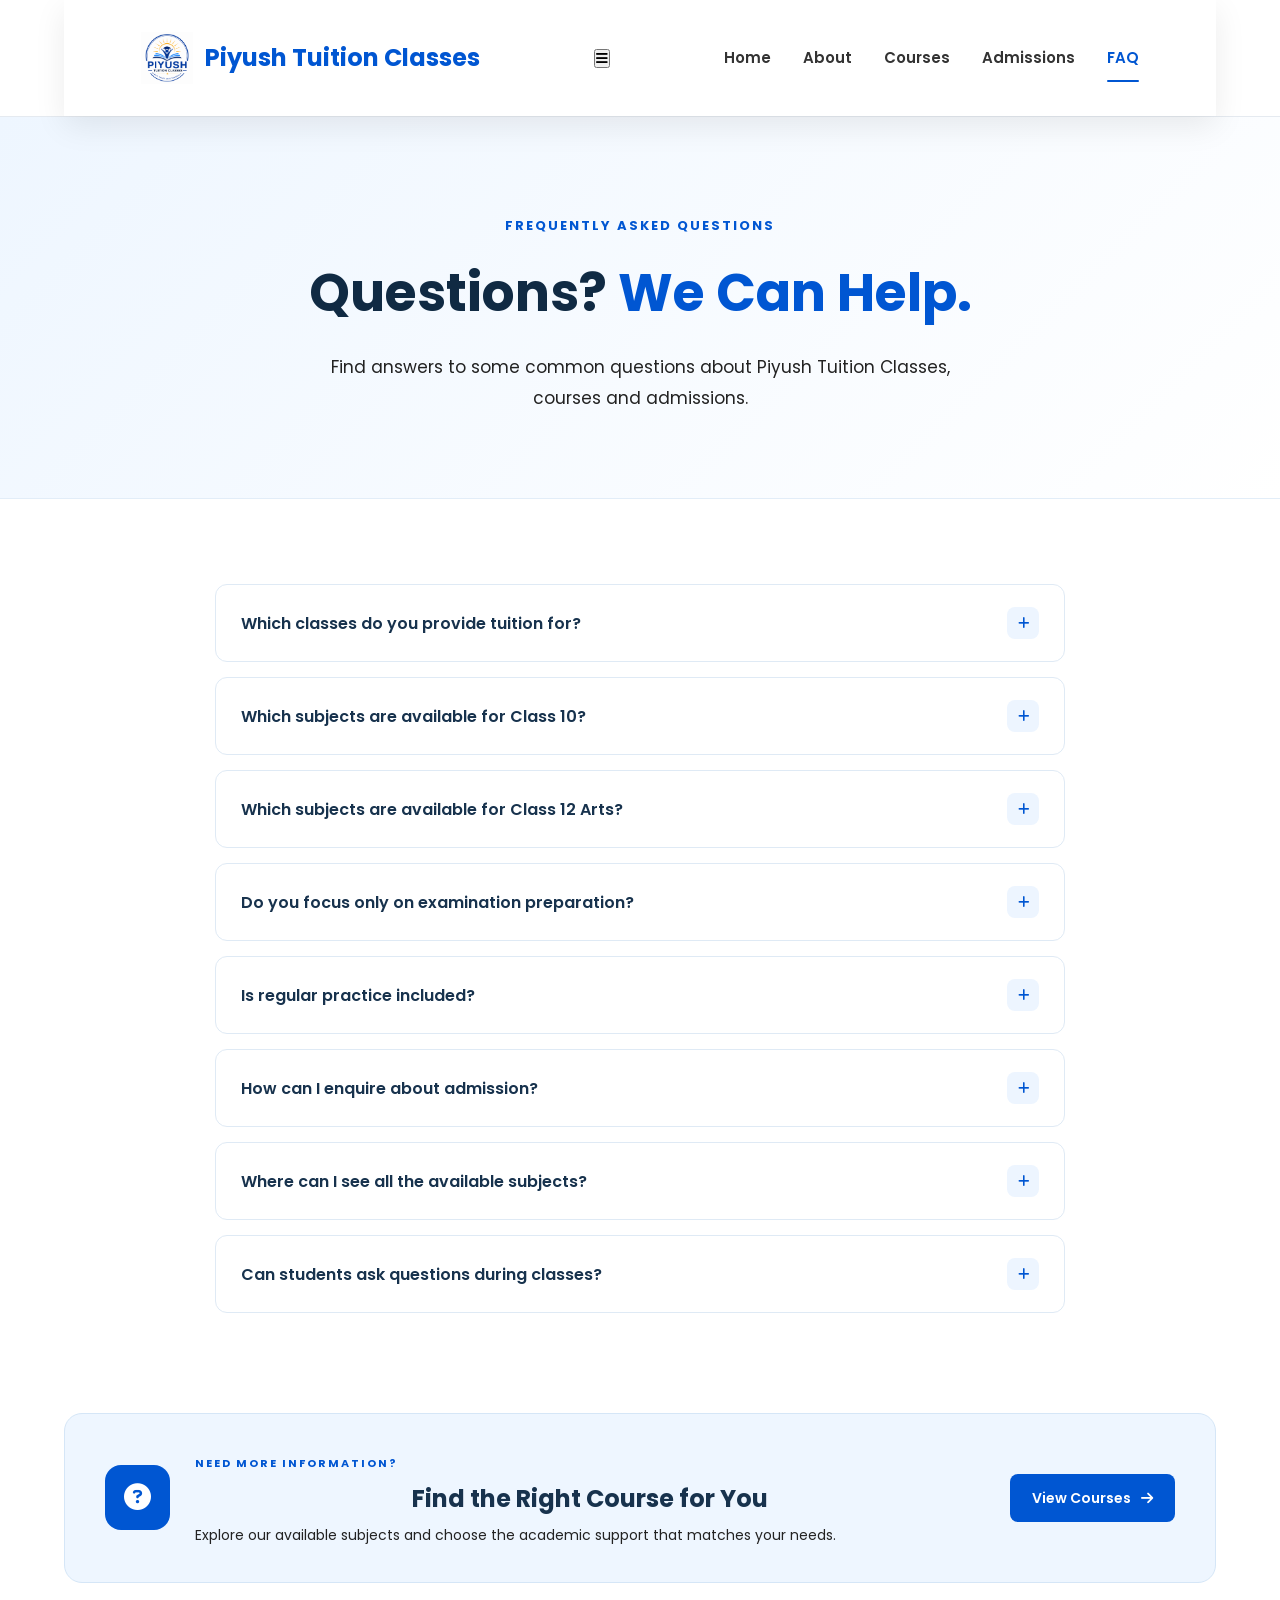
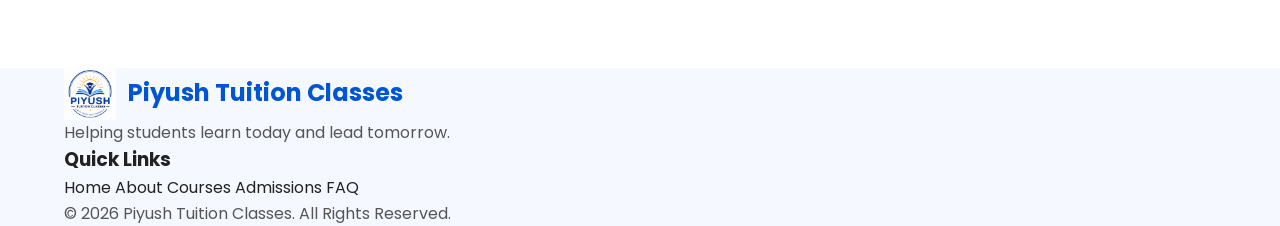
<file: faq.html>
<!DOCTYPE html>
<html lang="en">

<head>

    <meta charset="UTF-8">

    <meta name="viewport" content="width=device-width, initial-scale=1.0">

    <title>FAQ | Piyush Tuition Classes</title>

    <!-- Main CSS -->
<link rel="stylesheet" href="css/style.css">

<!-- Home/Common CSS -->
<link rel="stylesheet" href="css/home.css">

<!-- About Page CSS -->
<link rel="stylesheet" href="css/about.css">

<!-- FAQ Page CSS -->
<link rel="stylesheet" href="css/faq.css">

<!-- Responsive CSS -->
<link rel="stylesheet" href="css/responsive.css">
    <link rel="stylesheet"
          href="https://cdnjs.cloudflare.com/ajax/libs/font-awesome/6.5.2/css/all.min.css">

</head>

<body>


<!-- =========================
     HEADER
========================= -->

<header class="header">

    <nav class="navbar">

        <a href="index.html" class="logo">

            <img src="images/logo.png"
                 alt="Piyush Tuition Classes Logo">

            <span>Piyush Tuition Classes</span>

        </a>


        <button class="menu-btn" aria-label="Open Menu">

            <i class="fa-solid fa-bars"></i>

        </button>


        <div class="nav-links">

            <a href="index.html">Home</a>

            <a href="about.html">About</a>

            <a href="courses.html">Courses</a>

            <a href="admissions.html">Admissions</a>

            <a href="faq.html" class="active">FAQ</a>

        </div>

    </nav>

</header>



<!-- =========================
     FAQ INTRO
========================= -->

<section class="faq-intro">

    <div class="container">

        <div class="faq-intro-content">

            <span class="faq-label">
                FREQUENTLY ASKED QUESTIONS
            </span>

            <h1>
                Questions?
                <span>We Can Help.</span>
            </h1>

            <p>
                Find answers to some common questions about
                Piyush Tuition Classes, courses and admissions.
            </p>

        </div>

    </div>

</section>



<!-- =========================
     FAQ SECTION
========================= -->

<section class="faq-section">

    <div class="container">

        <div class="faq-wrapper">


            <!-- FAQ 1 -->

            <div class="faq-item">

                <button class="faq-question">

                    <span>
                        Which classes do you provide tuition for?
                    </span>

                    <i class="fa-solid fa-plus"></i>

                </button>

                <div class="faq-answer">

                    <p>
                        We provide tuition support for Class 10
                        students and Class 12 Arts students.
                    </p>

                </div>

            </div>



            <!-- FAQ 2 -->

            <div class="faq-item">

                <button class="faq-question">

                    <span>
                        Which subjects are available for Class 10?
                    </span>

                    <i class="fa-solid fa-plus"></i>

                </button>

                <div class="faq-answer">

                    <p>
                        Class 10 tuition is available for Science,
                        Mathematics and Hindi.
                    </p>

                </div>

            </div>



            <!-- FAQ 3 -->

            <div class="faq-item">

                <button class="faq-question">

                    <span>
                        Which subjects are available for Class 12 Arts?
                    </span>

                    <i class="fa-solid fa-plus"></i>

                </button>

                <div class="faq-answer">

                    <p>
                        Class 12 Arts students can study History,
                        English and Geography.
                    </p>

                </div>

            </div>



            <!-- FAQ 4 -->

            <div class="faq-item">

                <button class="faq-question">

                    <span>
                        Do you focus only on examination preparation?
                    </span>

                    <i class="fa-solid fa-plus"></i>

                </button>

                <div class="faq-answer">

                    <p>
                        We focus on both concept clarity and
                        examination preparation. Understanding
                        the subject is an important part of
                        effective learning.
                    </p>

                </div>

            </div>



            <!-- FAQ 5 -->

            <div class="faq-item">

                <button class="faq-question">

                    <span>
                        Is regular practice included?
                    </span>

                    <i class="fa-solid fa-plus"></i>

                </button>

                <div class="faq-answer">

                    <p>
                        Regular practice and revision are an
                        important part of our academic approach.
                    </p>

                </div>

            </div>



            <!-- FAQ 6 -->

            <div class="faq-item">

                <button class="faq-question">

                    <span>
                        How can I enquire about admission?
                    </span>

                    <i class="fa-solid fa-plus"></i>

                </button>

                <div class="faq-answer">

                    <p>
                        You can use the admission section of the
                        website to learn about the admission
                        process and available courses.
                    </p>

                </div>

            </div>



            <!-- FAQ 7 -->

            <div class="faq-item">

                <button class="faq-question">

                    <span>
                        Where can I see all the available subjects?
                    </span>

                    <i class="fa-solid fa-plus"></i>

                </button>

                <div class="faq-answer">

                    <p>
                        Visit our Courses page to see the subjects
                        available for Class 10 and Class 12 Arts.
                    </p>

                </div>

            </div>



            <!-- FAQ 8 -->

            <div class="faq-item">

                <button class="faq-question">

                    <span>
                        Can students ask questions during classes?
                    </span>

                    <i class="fa-solid fa-plus"></i>

                </button>

                <div class="faq-answer">

                    <p>
                        Yes. Asking questions and clearing doubts
                        is an important part of the learning process.
                    </p>

                </div>

            </div>

        </div>

    </div>

</section>



<!-- =========================
     STILL HAVE QUESTIONS
========================= -->

<section class="faq-help">

    <div class="container">

        <div class="faq-help-box">

            <div class="faq-help-icon">

                <i class="fa-solid fa-circle-question"></i>

            </div>

            <div class="faq-help-content">

                <span class="faq-label">
                    NEED MORE INFORMATION?
                </span>

                <h2>
                    Find the Right Course for You
                </h2>

                <p>
                    Explore our available subjects and choose
                    the academic support that matches your needs.
                </p>

            </div>

            <a href="courses.html" class="faq-button">

                View Courses

                <i class="fa-solid fa-arrow-right"></i>

            </a>

        </div>

    </div>

</section>



<!-- =========================
     FOOTER
========================= -->

<footer class="footer">

    <div class="container">

        <div class="footer-top">

            <div class="footer-brand">

                <a href="index.html" class="logo">

                    <img src="images/logo.png"
                         alt="Piyush Tuition Classes Logo">

                    <span>Piyush Tuition Classes</span>

                </a>

                <p>
                    Helping students learn today
                    and lead tomorrow.
                </p>

            </div>


            <div class="footer-navigation">

                <h3>
                    Quick Links
                </h3>

                <a href="index.html">Home</a>

                <a href="about.html">About</a>

                <a href="courses.html">Courses</a>

                <a href="admissions.html">Admissions</a>

                <a href="faq.html">FAQ</a>

            </div>

        </div>


        <div class="footer-bottom">

            <p>
                © 2026 Piyush Tuition Classes.
                All Rights Reserved.
            </p>

        </div>

    </div>

</footer>



<!-- JavaScript -->

<script src="js/script.js"></script>

</body>

</html>
</file>
<file: css/style.css>
/* ==========================================
   PIYUSH TUITION CLASSES
   Global Styles
========================================== */

/* Google Font */
@import url('https://fonts.googleapis.com/css2?family=Poppins:wght@300;400;500;600;700;800&display=swap');

/* Reset */

*{
    margin:0;
    padding:0;
    box-sizing:border-box;
}

html{
    scroll-behavior:smooth;
}

body{
    font-family:'Poppins',sans-serif;
    background:#f5f9ff;
    color:#222;
    overflow-x:hidden;
    line-height:1.6;
}

/* Variables */

:root{

    --primary:#0056d2;
    --secondary:#1e88e5;
    --accent:#ffc107;

    --white:#ffffff;
    --dark:#222222;
    --light:#f5f9ff;

    --shadow:0 10px 30px rgba(0,0,0,.08);
    --radius:16px;

}

/* Container */

.container{

    width:90%;
    max-width:1200px;
    margin:auto;

}

/* Images */

img{

    max-width:100%;
    display:block;

}

/* Links */

a{

    text-decoration:none;
    color:inherit;

}

/* Lists */

ul{

    list-style:none;

}

/* Section */

section{

    padding:80px 0;

}

/* Headings */

h1,h2,h3{

    color:var(--dark);
    font-weight:700;

}

h1{

    font-size:3rem;

}

h2{

    font-size:2.2rem;
    margin-bottom:20px;
    text-align:center;

}

p{

    color:#555;
}

/* ===========================
        NAVBAR
=========================== */

header{

    width:100%;
    position:sticky;
    top:0;
    left:0;
    z-index:999;

}

.navbar{

    width:100%;
    background:#fff;

    display:flex;
    justify-content:space-between;
    align-items:center;

    padding:18px 6%;

    box-shadow:var(--shadow);

}

.logo{

    display:flex;
    align-items:center;
    gap:12px;

}

.logo img{

    width:55px;

}

.logo span{

    font-size:22px;
    font-weight:700;
    color:var(--primary);

}

.nav
/* =========================================
   HEADER / NAVIGATION
========================================= */

.header {
    position: relative;
    z-index: 100;
    width: 100%;
    background: #ffffff;
    border-bottom: 1px solid #e5eaf0;
}

.navbar {
    width: 90%;
    max-width: 1200px;
    min-height: 76px;
    margin: 0 auto;
    display: flex;
    align-items: center;
    justify-content: space-between;
    gap: 30px;
}

.logo {
    display: flex;
    align-items: center;
    gap: 12px;
    text-decoration: none;
}

.logo img {
    width: 52px;
    height: 52px;
    object-fit: contain;
}

.logo span {
    color: var(--primary);
    font-size: 24px;
    font-weight: 700;
    white-space: nowrap;
}

.nav-links {
    display: flex;
    align-items: center;
    gap: 32px;
    margin: 0;
    padding: 0;
}

.nav-links li {
    list-style: none;
}

.nav-links a {
    position: relative;
    display: block;
    padding: 28px 0;
    color: #333333;
    font-size: 15px;
    font-weight: 600;
    text-decoration: none;
    transition: color 0.3s ease;
}

.nav-links a:hover,
.nav-links a.active {
    color: var(--primary);
}

.nav-links a.active::after {
    content: "";
    position: absolute;
    left: 0;
    right: 0;
    bottom: 16px;
    height: 2px;
    background: var(--primary);
    border-radius: 2px;
}

/* Mobile menu button */

.menu-toggle {
    display: none;
    border: 0;
    background: transparent;
    font-size: 24px;
    cursor: pointer;
}
/* =========================================
   HEADER / NAVIGATION
========================================= */

.header {
    position: relative;
    z-index: 100;
    width: 100%;
    background: #ffffff;
    border-bottom: 1px solid #e5eaf0;
}

.navbar {
    width: 90%;
    max-width: 1200px;
    min-height: 76px;
    margin: 0 auto;
    display: flex;
    align-items: center;
    justify-content: space-between;
    gap: 30px;
}

.logo {
    display: flex;
    align-items: center;
    gap: 12px;
    text-decoration: none;
}

.logo img {
    width: 52px;
    height: 52px;
    object-fit: contain;
}

.logo span {
    color: var(--primary);
    font-size: 24px;
    font-weight: 700;
    white-space: nowrap;
}

.nav-links {
    display: flex;
    align-items: center;
    gap: 32px;
    margin: 0;
    padding: 0;
}

.nav-links li {
    list-style: none;
}

.nav-links a {
    position: relative;
    display: block;
    padding: 28px 0;
    color: #333333;
    font-size: 15px;
    font-weight: 600;
    text-decoration: none;
    transition: color 0.3s ease;
}

.nav-links a:hover,
.nav-links a.active {
    color: var(--primary);
}

.nav-links a.active::after {
    content: "";
    position: absolute;
    left: 0;
    right: 0;
    bottom: 16px;
    height: 2px;
    background: var(--primary);
    border-radius: 2px;
}

.menu-toggle {
    display: none;
    border: 0;
    background: transparent;
    font-size: 24px;
    cursor: pointer;
}
</file>
<file: css/home.css>
/* =========================================
   PIYUSH TUITION CLASSES
   HOME PAGE - COMPLETE NEW DESIGN
========================================= */

/* =========================================
   HERO SECTION
========================================= */

.hero {
    position: relative;
    min-height: 600px;
    display: flex;
    align-items: center;
    overflow: hidden;
    background: linear-gradient(135deg, #0757c9 0%, #0878e8 55%, #42a5f5 100%);
}

.hero::before {
    content: "";
    position: absolute;
    width: 450px;
    height: 450px;
    left: -200px;
    top: -190px;
    border-radius: 50%;
    background: rgba(255, 255, 255, 0.10);
}

.hero::after {
    content: "";
    position: absolute;
    width: 380px;
    height: 380px;
    right: -170px;
    bottom: -190px;
    border-radius: 50%;
    background: rgba(255, 255, 255, 0.12);
}

.hero-content {
    position: relative;
    z-index: 2;
    width: 90%;
    max-width: 1200px;
    margin: 0 auto;
    display: grid;
    grid-template-columns: 1fr 1fr;
    align-items: center;
    gap: 60px;
}

.hero-text {
    animation: fadeUp 0.8s ease;
}

.hero-label {
    display: inline-block;
    margin-bottom: 18px;
    padding: 8px 16px;
    border-radius: 30px;
    background: rgba(255, 255, 255, 0.15);
    color: #ffffff;
    font-size: 13px;
    font-weight: 700;
    letter-spacing: 1.5px;
    border: 1px solid rgba(255, 255, 255, 0.25);
}

.hero h1 {
    margin-bottom: 22px;
    color: #ffffff;
    font-size: 58px;
    line-height: 1.08;
    font-weight: 700;
}

.hero h1 span {
    color: #ffe082;
}

.hero p {
    max-width: 570px;
    margin-bottom: 30px;
    color: rgba(255, 255, 255, 0.92);
    font-size: 17px;
    line-height: 1.8;
}

.hero-buttons {
    display: flex;
    align-items: center;
    gap: 15px;
}

.hero-buttons a {
    display: inline-flex;
    align-items: center;
    justify-content: center;
    gap: 8px;
    padding: 14px 25px;
    border-radius: 9px;
    font-size: 15px;
    font-weight: 600;
    text-decoration: none;
    transition: all 0.3s ease;
}

.hero-buttons a:first-child {
    background: #ffffff;
    color: #0757c9;
    box-shadow: 0 8px 25px rgba(0, 0, 0, 0.15);
}

.hero-buttons a:first-child:hover {
    transform: translateY(-3px);
    box-shadow: 0 12px 30px rgba(0, 0, 0, 0.22);
}

.hero-buttons a:last-child {
    color: #ffffff;
    background: rgba(255, 255, 255, 0.08);
    border: 1px solid rgba(255, 255, 255, 0.60);
}

.hero-buttons a:last-child:hover {
    background: #ffffff;
    color: #0757c9;
    transform: translateY(-3px);
}

.hero-image {
    display: flex;
    align-items: center;
    justify-content: center;
    animation: fadeIn 1s ease;
}

.hero-image img {
    width: 100%;
    max-width: 570px;
    height: auto;
    display: block;
    border-radius: 22px;
    object-fit: cover;
    border: 6px solid rgba(255, 255, 255, 0.90);
    box-shadow: 0 25px 60px rgba(0, 0, 0, 0.22);
    transition: transform 0.4s ease;
}

.hero-image img:hover {
    transform: translateY(-6px) scale(1.01);
}


/* =========================================
   HOME INTRODUCTION
========================================= */

.home-intro {
    position: relative;
    padding: 100px 0;
    background: #ffffff;
    text-align: center;
}

.home-intro::before {
    content: "";
    position: absolute;
    width: 120px;
    height: 120px;
    left: 5%;
    top: 70px;
    border-radius: 50%;
    background: #e8f3ff;
}

.home-intro-content {
    position: relative;
    z-index: 2;
    width: 90%;
    max-width: 800px;
    margin: auto;
}

.home-intro-label {
    display: inline-block;
    margin-bottom: 12px;
    color: #0878e8;
    font-size: 13px;
    font-weight: 700;
    letter-spacing: 2px;
}

.home-intro h2 {
    margin-bottom: 20px;
    color: #102a43;
    font-size: 44px;
    line-height: 1.2;
}

.home-intro h2 span {
    color: #0878e8;
}

.home-intro p {
    color: #66788a;
    font-size: 16px;
    line-height: 1.9;
}


/* =========================================
   WHY CHOOSE US
========================================= */

.why-us {
    padding: 100px 0;
    background: linear-gradient(135deg, #f0f7ff, #ffffff);
}

.why-header {
    width: 90%;
    max-width: 700px;
    margin: 0 auto 55px;
    text-align: center;
}

.why-header span {
    display: inline-block;
    margin-bottom: 12px;
    color: #0878e8;
    font-size: 13px;
    font-weight: 700;
    letter-spacing: 2px;
}

.why-header h2 {
    margin-bottom: 15px;
    color: #102a43;
    font-size: 44px;
}

.why-header p {
    color: #66788a;
    line-height: 1.8;
}


/* =========================================
   FEATURE CARDS
========================================= */

.feature-grid {
    width: 90%;
    max-width: 1200px;
    margin: auto;
    display: grid;
    grid-template-columns: repeat(3, 1fr);
    gap: 28px;
}

.feature-card {
    position: relative;
    padding: 35px 30px;
    background: #ffffff;
    border: 1px solid #dceaf7;
    border-radius: 18px;
    box-shadow: 0 8px 25px rgba(20, 80, 140, 0.06);
    transition: all 0.35s ease;
    overflow: hidden;
}

.feature-card::before {
    content: "";
    position: absolute;
    width: 80px;
    height: 80px;
    right: -30px;
    top: -30px;
    border-radius: 50%;
    background: #edf6ff;
}

.feature-card:hover {
    transform: translateY(-10px);
    border-color: #9ac8f2;
    box-shadow: 0 18px 40px rgba(20, 80, 140, 0.14);
}

.feature-icon {
    position: relative;
    z-index: 2;
    width: 62px;
    height: 62px;
    display: flex;
    align-items: center;
    justify-content: center;
    margin-bottom: 24px;
    border-radius: 16px;
    background: linear-gradient(135deg, #0878e8, #42a5f5);
    color: #ffffff;
    font-size: 24px;
    box-shadow: 0 8px 20px rgba(8, 120, 232, 0.20);
}

.feature-card h3 {
    margin-bottom: 12px;
    color: #17324d;
    font-size: 20px;
}

.feature-card p {
    color: #66788a;
    font-size: 14px;
    line-height: 1.8;
}


/* =========================================
   HOME CTA
========================================= */

.home-cta {
    padding: 100px 0;
    background: #ffffff;
}

.home-cta-box {
    position: relative;
    width: 90%;
    max-width: 1100px;
    margin: auto;
    overflow: hidden;
    padding: 65px 50px;
    border-radius: 24px;
    background: linear-gradient(135deg, #0757c9, #0878e8);
    text-align: center;
    box-shadow: 0 20px 50px rgba(7, 87, 201, 0.20);
}

.home-cta-box::before {
    content: "";
    position: absolute;
    width: 250px;
    height: 250px;
    left: -100px;
    bottom: -140px;
    border-radius: 50%;
    background: rgba(255, 255, 255, 0.10);
}

.home-cta-box::after {
    content: "";
    position: absolute;
    width: 220px;
    height: 220px;
    right: -80px;
    top: -130px;
    border-radius: 50%;
    background: rgba(255, 255, 255, 0.10);
}

.home-cta-box h2 {
    position: relative;
    z-index: 2;
    margin-bottom: 15px;
    color: #ffffff;
    font-size: 38px;
}

.home-cta-box p {
    position: relative;
    z-index: 2;
    max-width: 650px;
    margin: 0 auto 28px;
    color: rgba(255, 255, 255, 0.88);
    line-height: 1.8;
}

.home-cta-box .btn,
.home-cta-box a {
    position: relative;
    z-index: 3;
}


/* =========================================
   ANIMATIONS
========================================= */

@keyframes fadeUp {

    from {
        opacity: 0;
        transform: translateY(25px);
    }

    to {
        opacity: 1;
        transform: translateY(0);
    }

}

@keyframes fadeIn {

    from {
        opacity: 0;
    }

    to {
        opacity: 1;
    }

}


/* =========================================
   TABLET
========================================= */

@media (max-width: 991px) {

    .hero {
        min-height: auto;
        padding: 85px 0;
    }

    .hero-content {
        grid-template-columns: 1fr;
        gap: 45px;
        text-align: center;
    }

    .hero-text {
        text-align: center;
    }

    .hero p {
        margin-left: auto;
        margin-right: auto;
    }

    .hero-buttons {
        justify-content: center;
    }

    .hero-image img {
        max-width: 650px;
    }

    .feature-grid {
        grid-template-columns: repeat(2, 1fr);
    }

}


/* =========================================
   MOBILE
========================================= */

@media (max-width: 768px) {

    .hero {
        padding: 70px 0;
    }

    .hero h1 {
        font-size: 43px;
    }

    .hero p {
        font-size: 15px;
    }

    .hero-buttons {
        flex-wrap: wrap;
    }

    .home-intro,
    .why-us,
    .home-cta {
        padding: 70px 0;
    }

    .home-intro h2,
    .why-header h2 {
        font-size: 35px;
    }

    .feature-grid {
        grid-template-columns: 1fr;
    }

    .home-cta-box {
        padding: 50px 25px;
    }

    .home-cta-box h2 {
        font-size: 30px;
    }

}


/* =========================================
   SMALL MOBILE
========================================= */

@media (max-width: 480px) {

    .hero {
        padding: 60px 0;
    }

    .hero h1 {
        font-size: 34px;
    }

    .hero-label {
        font-size: 11px;
    }

    .hero-buttons {
        flex-direction: column;
        width: 100%;
    }

    .hero-buttons a {
        width: 100%;
    }

    .home-intro h2,
    .why-header h2 {
        font-size: 29px;
    }

    .feature-card {
        padding: 28px 22px;
    }

    .home-cta-box {
        padding: 45px 20px;
    }

    .home-cta-box h2 {
        font-size: 27px;
    }

}
</file>
<file: css/responsive.css>
/* =========================================
   PIYUSH TUITION CLASSES
   RESPONSIVE STYLES
========================================= */


/* =========================================
   CONTAINER
========================================= */

@media (max-width: 1200px) {

    .container {
        width: 92%;
        max-width: 1100px;
    }

}


/* =========================================
   TABLET
========================================= */

@media (max-width: 991px) {

    .navbar {
        padding: 15px 0;
    }

    .nav-links {
        gap: 18px;
    }

    .nav-links a {
        font-size: 13px;
    }

    .hero-content {
        gap: 40px;
    }

}


/* =========================================
   MOBILE NAVIGATION
========================================= */

@media (max-width: 768px) {

    .navbar {
        position: relative;
    }

    .menu-btn {
        display: flex;
        align-items: center;
        justify-content: center;

        width: 42px;
        height: 42px;

        border: none;
        border-radius: 8px;

        background: #edf5ff;
        color: var(--primary);

        font-size: 19px;

        cursor: pointer;
    }

    .nav-links {
        position: absolute;

        top: 100%;
        left: 0;

        width: 100%;

        display: none;
        flex-direction: column;

        gap: 0;

        padding: 10px 0;

        background: var(--white);

        border-top: 1px solid #e2edf8;

        box-shadow: var(--shadow);

        z-index: 1000;
    }

    .nav-links.active {
        display: flex;
    }

    .nav-links a {
        width: 100%;

        padding: 14px 20px;

        font-size: 14px;

        border-bottom: 1px solid #edf2f7;
    }

    .nav-links a:last-child {
        border-bottom: none;
    }

}


/* =========================================
   SMALL MOBILE
========================================= */

@media (max-width: 480px) {

    .container {
        width: 90%;
    }

    .logo span {
        font-size: 15px;
    }

    .logo img {
        width: 38px;
        height: 38px;
    }

}
</file>
<file: css/about.css>
/* =========================================
   PIYUSH TUITION CLASSES
   ABOUT PAGE
========================================= */

.about-hero {
    padding: 90px 0;
    background: linear-gradient(135deg, #eef6ff, #ffffff);
    text-align: center;
}

.about-hero-content {
    max-width: 800px;
    margin: auto;
}

.about-label {
    display: inline-block;
    margin-bottom: 15px;
    color: var(--primary);
    font-size: 13px;
    font-weight: 700;
    letter-spacing: 2px;
}

.about-hero h1 {
    margin-bottom: 18px;
    color: #102a43;
    font-size: 52px;
}

.about-hero h1 span {
    color: var(--primary);
}

.about-hero p {
    color: var(--gray);
    font-size: 17px;
    line-height: 1.8;
}


/* =========================================
   ABOUT CONTENT
========================================= */

.about-section {
    padding: 90px 0;
    background: #ffffff;
}

.about-content {
    display: grid;
    grid-template-columns: 1fr 1fr;
    gap: 60px;
    align-items: center;
}

.about-text h2 {
    margin-bottom: 20px;
    color: #102a43;
    font-size: 38px;
}

.about-text h2 span {
    color: var(--primary);
}

.about-text p {
    margin-bottom: 18px;
    color: var(--gray);
    font-size: 15px;
    line-height: 1.8;
}

.about-image {
    overflow: hidden;
    border-radius: 18px;
}

.about-image img {
    width: 100%;
    display: block;
    border-radius: 18px;
}


/* =========================================
   VALUES
========================================= */

.about-values {
    padding: 90px 0;
    background: #f7fbff;
}

.about-values-header {
    max-width: 700px;
    margin: 0 auto 50px;
    text-align: center;
}

.about-values-header span {
    display: inline-block;
    margin-bottom: 12px;
    color: var(--primary);
    font-size: 13px;
    font-weight: 700;
    letter-spacing: 2px;
}

.about-values-header h2 {
    color: #102a43;
    font-size: 40px;
}

.values-grid {
    display: grid;
    grid-template-columns: repeat(3, 1fr);
    gap: 25px;
}

.value-card {
    padding: 32px 28px;
    background: #ffffff;
    border: 1px solid #e1ebf5;
    border-radius: 16px;
    transition: all 0.3s ease;
}

.value-card:hover {
    transform: translateY(-6px);
    box-shadow: var(--shadow);
}

.value-icon {
    width: 58px;
    height: 58px;
    display: flex;
    align-items: center;
    justify-content: center;
    margin-bottom: 20px;
    border-radius: 14px;
    background: #eaf4ff;
    color: var(--primary);
    font-size: 22px;
}

.value-card h3 {
    margin-bottom: 12px;
    color: #17324d;
    font-size: 19px;
}

.value-card p {
    color: var(--gray);
    font-size: 14px;
    line-height: 1.7;
}


/* =========================================
   ABOUT CTA
========================================= */

.about-cta {
    padding: 80px 0;
    background: #ffffff;
}

.about-cta-box {
    padding: 50px;
    border-radius: 20px;
    background: #eef6ff;
    border: 1px solid #d8e8f8;
    text-align: center;
}

.about-cta-box h2 {
    margin-bottom: 15px;
    color: #102a43;
    font-size: 34px;
}

.about-cta-box p {
    max-width: 650px;
    margin: 0 auto 25px;
    color: var(--gray);
    line-height: 1.7;
}


/* =========================================
   TABLET
========================================= */

@media (max-width: 991px) {

    .about-content {
        grid-template-columns: 1fr;
        gap: 40px;
    }

    .about-text {
        text-align: center;
    }

    .values-grid {
        grid-template-columns: repeat(2, 1fr);
    }

}


/* =========================================
   MOBILE
========================================= */

@media (max-width: 768px) {

    .about-hero {
        padding: 70px 0;
    }

    .about-hero h1 {
        font-size: 40px;
    }

    .about-section,
    .about-values,
    .about-cta {
        padding: 65px 0;
    }

    .about-text h2 {
        font-size: 32px;
    }

    .about-values-header h2 {
        font-size: 33px;
    }

    .values-grid {
        grid-template-columns: 1fr;
    }

    .about-cta-box {
        padding: 38px 22px;
    }

    .about-cta-box h2 {
        font-size: 28px;
    }

}


/* =========================================
   SMALL MOBILE
========================================= */

@media (max-width: 480px) {

    .about-hero h1 {
        font-size: 33px;
    }

    .about-hero p {
        font-size: 15px;
    }

    .about-text h2 {
        font-size: 28px;
    }

    .value-card {
        padding: 26px 22px;
    }

}
</file>
<file: css/admissions.css>
/* =========================================
   PIYUSH TUITION CLASSES
   ADMISSIONS PAGE
========================================= */

.admission-intro {
    padding: 95px 0 85px;
    background: linear-gradient(135deg, #eef6ff, #ffffff);
    border-bottom: 1px solid #e2edf8;
    text-align: center;
}

.admission-intro-content {
    max-width: 760px;
    margin: auto;
    animation: fadeUp 0.8s ease;
}

.admission-label {
    display: inline-block;
    color: var(--primary);
    font-size: 13px;
    font-weight: 700;
    letter-spacing: 2px;
    margin-bottom: 14px;
}

.admission-intro h1 {
    font-size: 52px;
    color: #102a43;
    margin-bottom: 18px;
}

.admission-intro h1 span {
    color: var(--primary);
}

.admission-intro p {
    max-width: 650px;
    margin: auto;
    color: var(--gray);
    font-size: 17px;
    line-height: 1.8;
}


/* =========================================
   ADMISSION PROCESS
========================================= */

.admission-process {
    padding: 85px 0;
    background: var(--white);
}

.section-heading {
    max-width: 720px;
    margin: 0 auto 50px;
    text-align: center;
}

.section-heading h2 {
    color: #17324d;
    margin-bottom: 15px;
}

.section-heading h2 span {
    color: var(--primary);
}

.section-heading p {
    color: var(--gray);
    font-size: 15px;
    line-height: 1.8;
}

.process-grid {
    display: grid;
    grid-template-columns: repeat(3, 1fr);
    gap: 25px;
}

.process-card {
    position: relative;
    padding: 38px 30px;
    background: var(--white);
    border: 1px solid #dfeaf5;
    border-radius: 16px;
    box-shadow: var(--shadow);
    text-align: center;
    transition: all 0.35s ease;
    overflow: hidden;
}

.process-card:hover {
    transform: translateY(-7px);
    box-shadow: var(--shadow-hover);
    border-color: #bfd7ef;
}

.process-number {
    position: absolute;
    top: 18px;
    right: 20px;
    color: #b6c7d9;
    font-size: 12px;
    font-weight: 700;
    letter-spacing: 1px;
}

.process-icon {
    width: 68px;
    height: 68px;
    display: flex;
    align-items: center;
    justify-content: center;
    margin: 0 auto 22px;
    border-radius: 16px;
    background: #edf5ff;
    color: var(--primary);
    font-size: 27px;
    transition: all 0.3s ease;
}

.process-card:hover .process-icon {
    background: var(--primary);
    color: var(--white);
    transform: scale(1.05);
}

.process-card h3 {
    color: #17324d;
    font-size: 21px;
    margin-bottom: 12px;
}

.process-card p {
    color: var(--gray);
    font-size: 14px;
    line-height: 1.7;
}


/* =========================================
   ELIGIBILITY
========================================= */

.eligibility-section {
    padding: 85px 0;
    background: var(--light-blue);
}

.eligibility-grid {
    display: grid;
    grid-template-columns: 1.2fr 0.8fr;
    gap: 60px;
    align-items: center;
}

.eligibility-content h2 {
    color: #17324d;
    font-size: 38px;
    margin-bottom: 18px;
}

.eligibility-content h2 span {
    color: var(--primary);
}

.eligibility-content > p {
    max-width: 650px;
    color: var(--gray);
    font-size: 16px;
    line-height: 1.8;
    margin-bottom: 28px;
}

.eligibility-list {
    display: grid;
    gap: 15px;
}

.eligibility-item {
    display: flex;
    align-items: flex-start;
    gap: 12px;
    color: #304b66;
    font-size: 15px;
    line-height: 1.6;
}

.eligibility-item i {
    flex-shrink: 0;
    width: 22px;
    height: 22px;
    display: flex;
    align-items: center;
    justify-content: center;
    margin-top: 2px;
    border-radius: 50%;
    background: var(--primary);
    color: var(--white);
    font-size: 11px;
}


/* =========================================
   READY BOX
========================================= */

.eligibility-box {
    padding: 45px 35px;
    background: var(--white);
    border: 1px solid #d9e8f6;
    border-radius: 18px;
    box-shadow: var(--shadow);
    text-align: center;
    transition: transform 0.35s ease;
}

.eligibility-box:hover {
    transform: translateY(-6px);
    box-shadow: var(--shadow-hover);
}

.eligibility-box-icon {
    width: 75px;
    height: 75px;
    display: flex;
    align-items: center;
    justify-content: center;
    margin: 0 auto 22px;
    border-radius: 18px;
    background: #edf5ff;
    color: var(--primary);
    font-size: 31px;
}

.eligibility-box h3 {
    color: #17324d;
    font-size: 24px;
    margin-bottom: 12px;
}

.eligibility-box p {
    color: var(--gray);
    font-size: 14px;
    line-height: 1.7;
    margin-bottom: 25px;
}

.admission-button {
    display: inline-flex;
    align-items: center;
    justify-content: center;
    gap: 10px;
    padding: 13px 22px;
    border-radius: 8px;
    background: var(--primary);
    color: var(--white);
    font-size: 14px;
    font-weight: 600;
    text-decoration: none;
    transition: all 0.3s ease;
}

.admission-button:hover {
    background: #064cae;
    transform: translateY(-2px);
}


/* =========================================
   BENEFITS
========================================= */

.admission-benefits {
    padding: 85px 0;
    background: var(--white);
}

.benefits-grid {
    display: grid;
    grid-template-columns: repeat(4, 1fr);
    gap: 20px;
}

.benefit-item {
    padding: 30px 24px;
    border: 1px solid #e0ebf5;
    border-radius: 14px;
    text-align: center;
    transition: all 0.3s ease;
}

.benefit-item:hover {
    transform: translateY(-5px);
    box-shadow: var(--shadow);
    border-color: #c4dbf1;
}

.benefit-item > i {
    display: flex;
    align-items: center;
    justify-content: center;
    width: 58px;
    height: 58px;
    margin: 0 auto 18px;
    border-radius: 14px;
    background: #edf5ff;
    color: var(--primary);
    font-size: 23px;
}

.benefit-item h3 {
    color: #17324d;
    font-size: 18px;
    margin-bottom: 10px;
}

.benefit-item p {
    color: var(--gray);
    font-size: 13px;
    line-height: 1.7;
}


/* =========================================
   TABLET
========================================= */

@media (max-width: 991px) {

    .process-grid {
        grid-template-columns: 1fr 1fr;
    }

    .eligibility-grid {
        grid-template-columns: 1fr;
        gap: 40px;
    }

    .eligibility-box {
        max-width: 600px;
        margin: auto;
    }

    .benefits-grid {
        grid-template-columns: 1fr 1fr;
    }

}


/* =========================================
   MOBILE
========================================= */

@media (max-width: 768px) {

    .admission-intro {
        padding: 70px 0;
    }

    .admission-intro h1 {
        font-size: 40px;
    }

    .admission-intro p {
        font-size: 15px;
    }

    .admission-process,
    .eligibility-section,
    .admission-benefits {
        padding: 65px 0;
    }

    .process-grid {
        grid-template-columns: 1fr;
        gap: 18px;
    }

    .eligibility-content h2 {
        font-size: 32px;
    }

    .benefits-grid {
        grid-template-columns: 1fr 1fr;
        gap: 15px;
    }

}


/* =========================================
   SMALL MOBILE
========================================= */

@media (max-width: 480px) {

    .admission-intro {
        padding: 55px 0;
    }

    .admission-intro h1 {
        font-size: 32px;
    }

    .admission-label {
        font-size: 11px;
        letter-spacing: 1.5px;
    }

    .process-card {
        padding: 32px 24px;
    }

    .eligibility-content h2 {
        font-size: 28px;
    }

    .eligibility-box {
        padding: 35px 24px;
    }

    .benefits-grid {
        grid-template-columns: 1fr;
    }

}
</file>
<file: css/courses.css>
/* =========================================
   PIYUSH TUITION CLASSES
   COURSES PAGE
========================================= */

.courses-hero {
    padding: 90px 0;
    background: linear-gradient(135deg, #eef6ff, #ffffff);
    text-align: center;
}

.courses-hero-content {
    max-width: 800px;
    margin: auto;
}

.courses-label {
    display: inline-block;
    margin-bottom: 15px;
    color: var(--primary);
    font-size: 13px;
    font-weight: 700;
    letter-spacing: 2px;
}

.courses-hero h1 {
    margin-bottom: 18px;
    color: #102a43;
    font-size: 52px;
}

.courses-hero h1 span {
    color: var(--primary);
}

.courses-hero p {
    color: var(--gray);
    font-size: 17px;
    line-height: 1.8;
}


/* =========================================
   COURSES SECTION
========================================= */

.courses-section {
    padding: 90px 0;
    background: #ffffff;
}

.course-category {
    margin-bottom: 70px;
}

.course-category:last-child {
    margin-bottom: 0;
}

.course-category-header {
    margin-bottom: 35px;
}

.course-category-header span {
    display: inline-block;
    margin-bottom: 10px;
    color: var(--primary);
    font-size: 12px;
    font-weight: 700;
    letter-spacing: 2px;
}

.course-category-header h2 {
    color: #102a43;
    font-size: 36px;
}

.course-category-header h2 span {
    color: var(--primary);
}


/* =========================================
   COURSE GRID
========================================= */

.course-grid {
    display: grid;
    grid-template-columns: repeat(3, 1fr);
    gap: 25px;
}

.course-card {
    position: relative;
    padding: 32px 28px;
    background: #ffffff;
    border: 1px solid #dfeaf5;
    border-radius: 16px;
    box-shadow: var(--shadow);
    transition: all 0.3s ease;
    overflow: hidden;
}

.course-card:hover {
    transform: translateY(-7px);
    box-shadow: var(--shadow-hover);
    border-color: #bfd7ef;
}

.course-card::before {
    content: "";
    position: absolute;
    left: 0;
    top: 0;
    width: 4px;
    height: 100%;
    background: var(--primary);
}

.course-icon {
    width: 60px;
    height: 60px;
    display: flex;
    align-items: center;
    justify-content: center;
    margin-bottom: 22px;
    border-radius: 14px;
    background: #edf5ff;
    color: var(--primary);
    font-size: 23px;
}

.course-card h3 {
    margin-bottom: 12px;
    color: #17324d;
    font-size: 20px;
}

.course-card p {
    color: var(--gray);
    font-size: 14px;
    line-height: 1.7;
}


/* =========================================
   COURSE INFO
========================================= */

.course-info {
    margin-top: 45px;
    padding: 25px 30px;
    background: #f7fbff;
    border: 1px solid #dceaf7;
    border-radius: 14px;
}

.course-info p {
    color: var(--gray);
    font-size: 14px;
    line-height: 1.7;
}

.course-info strong {
    color: #17324d;
}


/* =========================================
   CTA
========================================= */

.courses-cta {
    padding: 0 0 90px;
    background: #ffffff;
}

.courses-cta-box {
    padding: 55px 45px;
    border-radius: 20px;
    background: linear-gradient(135deg, #eef6ff, #f8fbff);
    border: 1px solid #d8e8f8;
    text-align: center;
}

.courses-cta-box h2 {
    margin-bottom: 15px;
    color: #102a43;
    font-size: 35px;
}

.courses-cta-box p {
    max-width: 650px;
    margin: 0 auto 25px;
    color: var(--gray);
    line-height: 1.7;
}

.course-button {
    display: inline-flex;
    align-items: center;
    justify-content: center;
    gap: 10px;
    padding: 13px 23px;
    border-radius: 8px;
    background: var(--primary);
    color: #ffffff;
    font-size: 14px;
    font-weight: 600;
    text-decoration: none;
    transition: all 0.3s ease;
}

.course-button:hover {
    background: #064cae;
    transform: translateY(-2px);
}


/* =========================================
   TABLET
========================================= */

@media (max-width: 991px) {

    .course-grid {
        grid-template-columns: repeat(2, 1fr);
    }

}


/* =========================================
   MOBILE
========================================= */

@media (max-width: 768px) {

    .courses-hero {
        padding: 70px 0;
    }

    .courses-hero h1 {
        font-size: 40px;
    }

    .courses-hero p {
        font-size: 15px;
    }

    .courses-section {
        padding: 65px 0;
    }

    .course-category {
        margin-bottom: 55px;
    }

    .course-category-header h2 {
        font-size: 31px;
    }

    .course-grid {
        grid-template-columns: 1fr;
        gap: 18px;
    }

    .courses-cta {
        padding-bottom: 65px;
    }

    .courses-cta-box {
        padding: 40px 23px;
    }

    .courses-cta-box h2 {
        font-size: 29px;
    }

}


/* =========================================
   SMALL MOBILE
========================================= */

@media (max-width: 480px) {

    .courses-hero {
        padding: 55px 0;
    }

    .courses-hero h1 {
        font-size: 33px;
    }

    .courses-hero p {
        font-size: 14px;
    }

    .course-card {
        padding: 27px 23px;
    }

    .course-category-header h2 {
        font-size: 28px;
    }

}
</file>
<file: css/faq.css>
/* =========================================
   PIYUSH TUITION CLASSES
   FAQ PAGE
========================================= */

.faq-intro {
    padding: 95px 0 85px;
    background: linear-gradient(135deg, #eef6ff, #ffffff);
    border-bottom: 1px solid #e2edf8;
    text-align: center;
}

.faq-intro-content {
    max-width: 760px;
    margin: auto;
    animation: fadeUp 0.8s ease;
}

.faq-label {
    display: inline-block;
    color: var(--primary);
    font-size: 13px;
    font-weight: 700;
    letter-spacing: 2px;
    margin-bottom: 14px;
}

.faq-intro h1 {
    font-size: 52px;
    color: #102a43;
    margin-bottom: 18px;
}

.faq-intro h1 span {
    color: var(--primary);
}

.faq-intro p {
    max-width: 650px;
    margin: auto;
    color: var(--gray);
    font-size: 17px;
    line-height: 1.8;
}


/* =========================================
   FAQ SECTION
========================================= */

.faq-section {
    padding: 85px 0;
    background: var(--white);
}

.faq-wrapper {
    max-width: 850px;
    margin: auto;
}

.faq-item {
    margin-bottom: 15px;
    border: 1px solid #dfeaf5;
    border-radius: 12px;
    background: var(--white);
    overflow: hidden;
    transition: all 0.3s ease;
}

.faq-item:hover {
    border-color: #bfd7ef;
    box-shadow: var(--shadow);
}


/* =========================================
   QUESTION
========================================= */

.faq-question {
    width: 100%;
    display: flex;
    align-items: center;
    justify-content: space-between;
    gap: 20px;
    padding: 22px 25px;
    border: none;
    background: transparent;
    color: #17324d;
    font-family: inherit;
    font-size: 16px;
    font-weight: 600;
    text-align: left;
    cursor: pointer;
}

.faq-question i {
    flex-shrink: 0;
    width: 32px;
    height: 32px;
    display: flex;
    align-items: center;
    justify-content: center;
    border-radius: 8px;
    background: #edf5ff;
    color: var(--primary);
    font-size: 13px;
    transition: transform 0.3s ease,
                background 0.3s ease;
}


/* =========================================
   ANSWER
========================================= */


.faq-answer {
    max-height: 0;
    overflow: hidden;
    transition: max-height 0.35s ease;
}
.faq-answer p {
    padding: 0 25px 22px;
    color: var(--gray);
    font-size: 14px;
    line-height: 1.8;
}


/* =========================================
   ACTIVE FAQ
========================================= */

.faq-item.active {
    border-color: #bfd7ef;
    box-shadow: var(--shadow);
}

.faq-item.active .faq-question i {
    background: var(--primary);
    color: var(--white);
    transform: rotate(45deg);
}


/* =========================================
   FAQ HELP
========================================= */

.faq-help {
    padding: 0 0 85px;
    background: var(--white);
}

.faq-help-box {
    display: grid;
    grid-template-columns: auto 1fr auto;
    align-items: center;
    gap: 25px;
    padding: 35px 40px;
    background: #eef6ff;
    border: 1px solid #d5e6f7;
    border-radius: 18px;
}

.faq-help-icon {
    width: 65px;
    height: 65px;
    display: flex;
    align-items: center;
    justify-content: center;
    border-radius: 16px;
    background: var(--primary);
    color: var(--white);
    font-size: 27px;
}

.faq-help-content .faq-label {
    margin-bottom: 7px;
    font-size: 11px;
}

.faq-help-content h2 {
    color: #17324d;
    font-size: 24px;
    margin-bottom: 6px;
}

.faq-help-content p {
    color: var(--gray);
    font-size: 14px;
    line-height: 1.6;
}


/* =========================================
   FAQ BUTTON
========================================= */

.faq-button {
    display: inline-flex;
    align-items: center;
    justify-content: center;
    gap: 10px;
    padding: 13px 22px;
    border-radius: 8px;
    background: var(--primary);
    color: var(--white);
    font-size: 14px;
    font-weight: 600;
    text-decoration: none;
    white-space: nowrap;
    transition: all 0.3s ease;
}

.faq-button:hover {
    background: #064cae;
    transform: translateY(-2px);
}


/* =========================================
   TABLET
========================================= */

@media (max-width: 991px) {

    .faq-help-box {
        grid-template-columns: auto 1fr;
    }

    .faq-button {
        grid-column: 2;
        justify-self: start;
    }

}


/* =========================================
   MOBILE
========================================= */

@media (max-width: 768px) {

    .faq-intro {
        padding: 70px 0;
    }

    .faq-intro h1 {
        font-size: 40px;
    }

    .faq-intro p {
        font-size: 15px;
    }

    .faq-section {
        padding: 65px 0;
    }

    .faq-question {
        padding: 19px;
        font-size: 15px;
    }

    .faq-answer p {
        padding: 0 19px 20px;
    }

    .faq-help {
        padding-bottom: 65px;
    }

    .faq-help-box {
        grid-template-columns: 1fr;
        text-align: center;
        padding: 30px 22px;
    }

    .faq-help-icon {
        margin: auto;
    }

    .faq-button {
        grid-column: auto;
        justify-self: center;
    }

}


/* =========================================
   SMALL MOBILE
========================================= */

@media (max-width: 480px) {

    .faq-intro {
        padding: 55px 0;
    }

    .faq-intro h1 {
        font-size: 32px;
    }

    .faq-label {
        font-size: 11px;
        letter-spacing: 1.5px;
    }

    .faq-question {
        gap: 12px;
        padding: 17px;
        font-size: 14px;
    }

    .faq-question i {
        width: 29px;
        height: 29px;
    }

    .faq-help-content h2 {
        font-size: 21px;
    }

}
</file>
